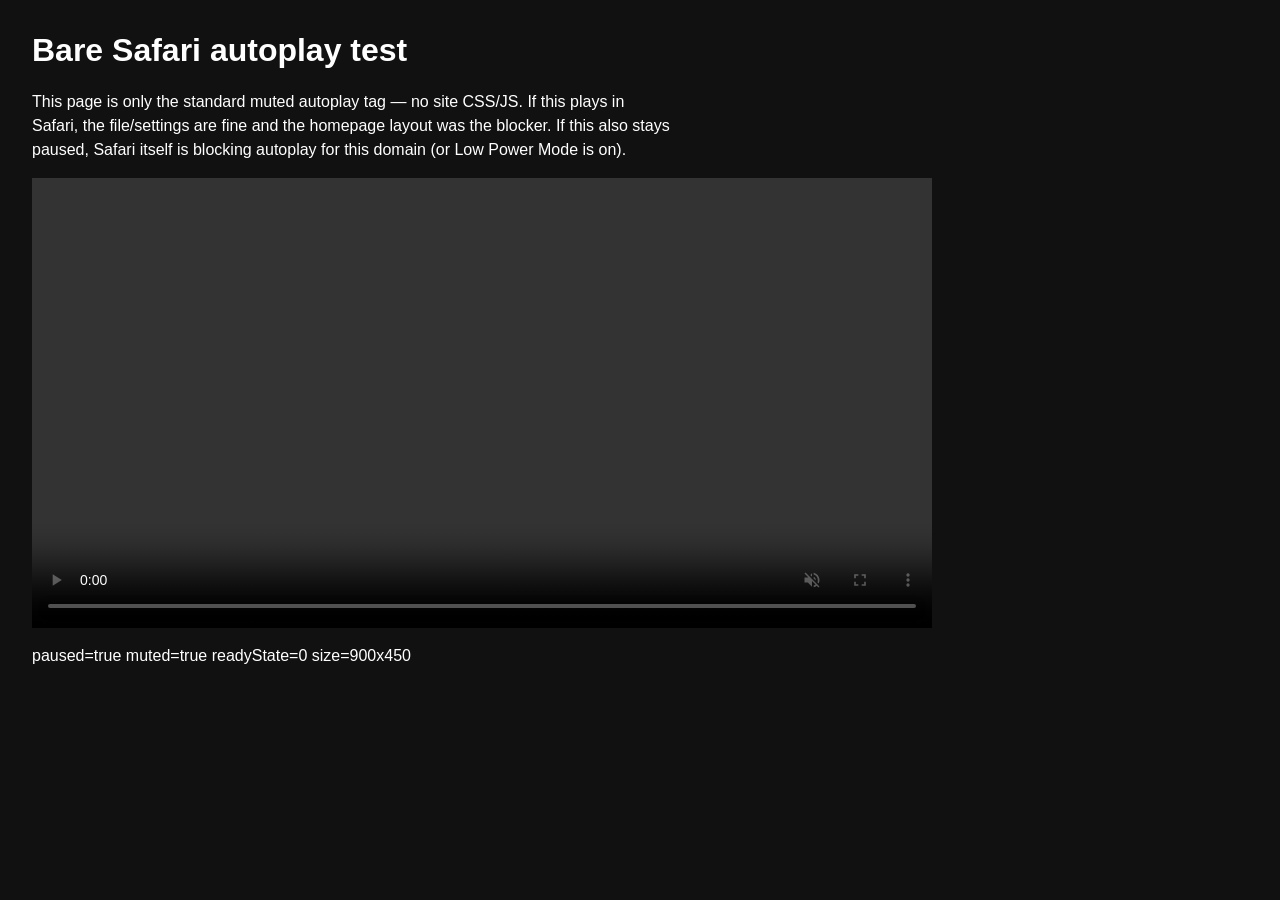
<file: autoplay-test.html>
<!DOCTYPE html>
<html lang="en">
  <head>
    <meta charset="UTF-8" />
    <meta name="viewport" content="width=device-width, initial-scale=1.0" />
    <title>Safari autoplay test | MoneyMind Games</title>
    <style>
      body { font-family: sans-serif; margin: 2rem; background: #111; color: #fff; }
      video { width: min(900px, 100%); height: auto; background: #000; display: block; }
      p { max-width: 40rem; line-height: 1.5; }
      code { color: #93d12e; }
    </style>
  </head>
  <body>
    <h1>Bare Safari autoplay test</h1>
    <p>
      This page is only the standard muted autoplay tag — no site CSS/JS.
      If this plays in Safari, the file/settings are fine and the homepage layout was the blocker.
      If this also stays paused, Safari itself is blocking autoplay for this domain (or Low Power Mode is on).
    </p>
    <video
      id="t"
      autoplay
      muted
      loop
      playsinline
      webkit-playsinline
      controls
      preload="auto"
      src="assets/investquest-commercial-hero.mp4"
      width="1280"
      height="720"
    ></video>
    <p id="status">Checking…</p>
    <script>
      var v = document.getElementById("t");
      var s = document.getElementById("status");
      function report(extra) {
        s.textContent =
          "paused=" + v.paused +
          " muted=" + v.muted +
          " readyState=" + v.readyState +
          " size=" + v.clientWidth + "x" + v.clientHeight +
          (extra ? " | " + extra : "");
      }
      v.addEventListener("playing", function () { report("playing"); });
      v.addEventListener("pause", function () { report("paused event"); });
      v.addEventListener("error", function () { report("error loading video"); });
      setInterval(report, 1000);
      report("loaded");
    </script>
  </body>
</html>
</file>
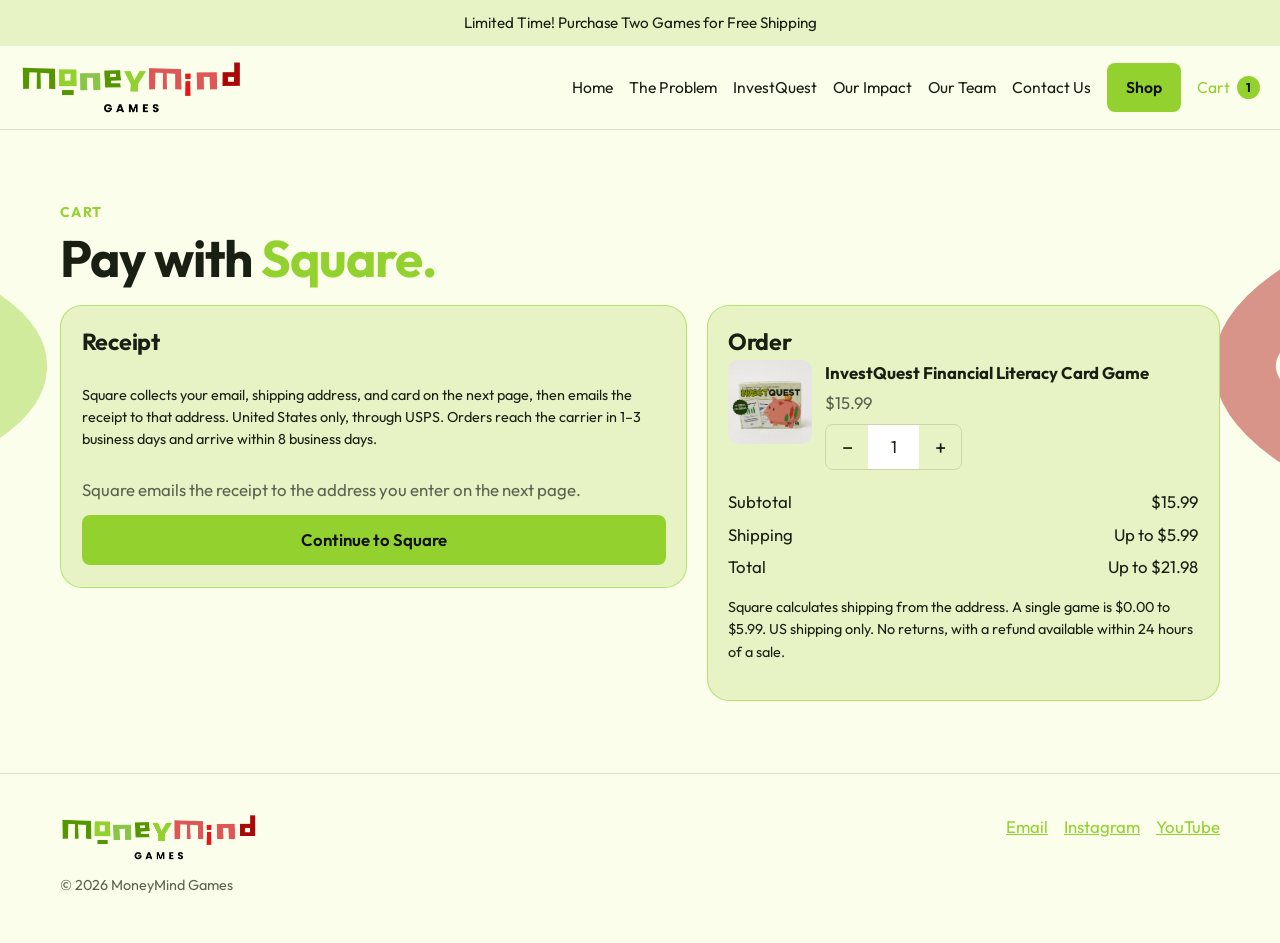
<file: cart.html>
<!DOCTYPE html>
<html lang="en">
  <head>
    <meta charset="UTF-8" />
    <meta name="viewport" content="width=device-width, initial-scale=1.0" />
    <title>Cart | MoneyMind Games</title>
    <meta name="description" content="Your InvestQuest cart. Continue to Square to pay. Square emails the receipt to the address you enter." />
    <link rel="canonical" href="https://playmoneymind.com/cart.html" />
    <link rel="icon" href="/favicon.ico" sizes="any" />
    <link rel="icon" type="image/png" sizes="48x48" href="/assets/favicon-48.png" />
    <link rel="icon" type="image/png" sizes="96x96" href="/assets/favicon-96.png" />
    <link rel="icon" type="image/png" sizes="192x192" href="/assets/favicon-192.png" />
    <link rel="apple-touch-icon" sizes="180x180" href="/assets/apple-touch-icon.png" />
    <link rel="preconnect" href="https://fonts.googleapis.com" />
    <link rel="preconnect" href="https://fonts.gstatic.com" crossorigin />
    <link href="https://fonts.googleapis.com/css2?family=Outfit:wght@400;600;700&display=swap" rel="stylesheet" />
    <link rel="stylesheet" href="styles.css?v=76" />
  </head>
  <body class="shop">
    <div class="promo">Limited Time! Purchase Two Games for Free Shipping</div>
    <header class="site-header">
      <a class="logo" href="index.html"><img src="assets/logo.png?v=2" alt="MoneyMind Games" /></a>
      <button class="nav-toggle" type="button" aria-expanded="false" aria-controls="site-nav">Menu</button>
      <nav class="nav" id="site-nav">
        <a href="index.html">Home</a>
        <a href="the-problem.html">The Problem</a>
        <a href="investquest.html">InvestQuest</a>
        <a href="impact.html">Our Impact</a>
        <a href="our-team.html">Our Team</a>
        <a href="contact.html">Contact Us</a>
        <a class="btn" href="product.html">Shop</a>
        <a class="nav-cart" href="cart.html" aria-current="page">Cart <span data-cart-count>0</span></a>
      </nav>
    </header>

    <div class="prob-field">
      <svg class="prob-wander" viewBox="0 0 100 100" preserveAspectRatio="none" aria-hidden="true">
        <path class="wander-green" d="M-40 10C16 26 14 48-40 64"/>
        <path class="wander-red" d="M140 4C82 22 84 52 140 70"/>
      </svg>

      <section class="section shop-checkout">
        <div class="wrap">
          <p class="kicker">Cart</p>
          <h1>Pay with <span class="green">Square.</span></h1>
          <div class="checkout-grid" data-checkout>
            <form class="checkout-form" data-checkout-form>
              <h2>Receipt</h2>
              <p class="fine">Square collects your email, shipping address, and card on the next page, then emails the receipt to that address. United States only, through USPS. Orders reach the carrier in 1–3 business days and arrive within 8 business days.</p>
              <p class="checkout-status" data-pay-status role="status"></p>
              <button class="btn" type="button" data-square-checkout>Continue to Square</button>
            </form>
            <aside class="checkout-summary" data-checkout-summary>
              <h2>Order</h2>
              <div data-summary-body></div>
            </aside>
          </div>
        </div>
      </section>
    </div>

    <footer class="site-footer">
      <div class="wrap footer-row">
        <div>
          <a class="logo" href="index.html"><img src="assets/logo.png?v=2" alt="MoneyMind Games" /></a>
          <p class="fine">© 2026 MoneyMind Games</p>
        </div>
        <div class="socials">
          <a href="mailto:gamesmoneymind@gmail.com">Email</a>
          <a href="https://www.instagram.com/moneymindgamesofficial">Instagram</a>
          <a href="https://www.youtube.com/@moneymindgamesofficial">YouTube</a>
        </div>
      </div>
    </footer>
    <script>
      window.MM_SQUARE = {
        payUrl: "https://moneymind-pay.elemental-ixia.workers.dev"
      };
    </script>
    <script src="script.js?v=20"></script>
  </body>
</html>
</file>
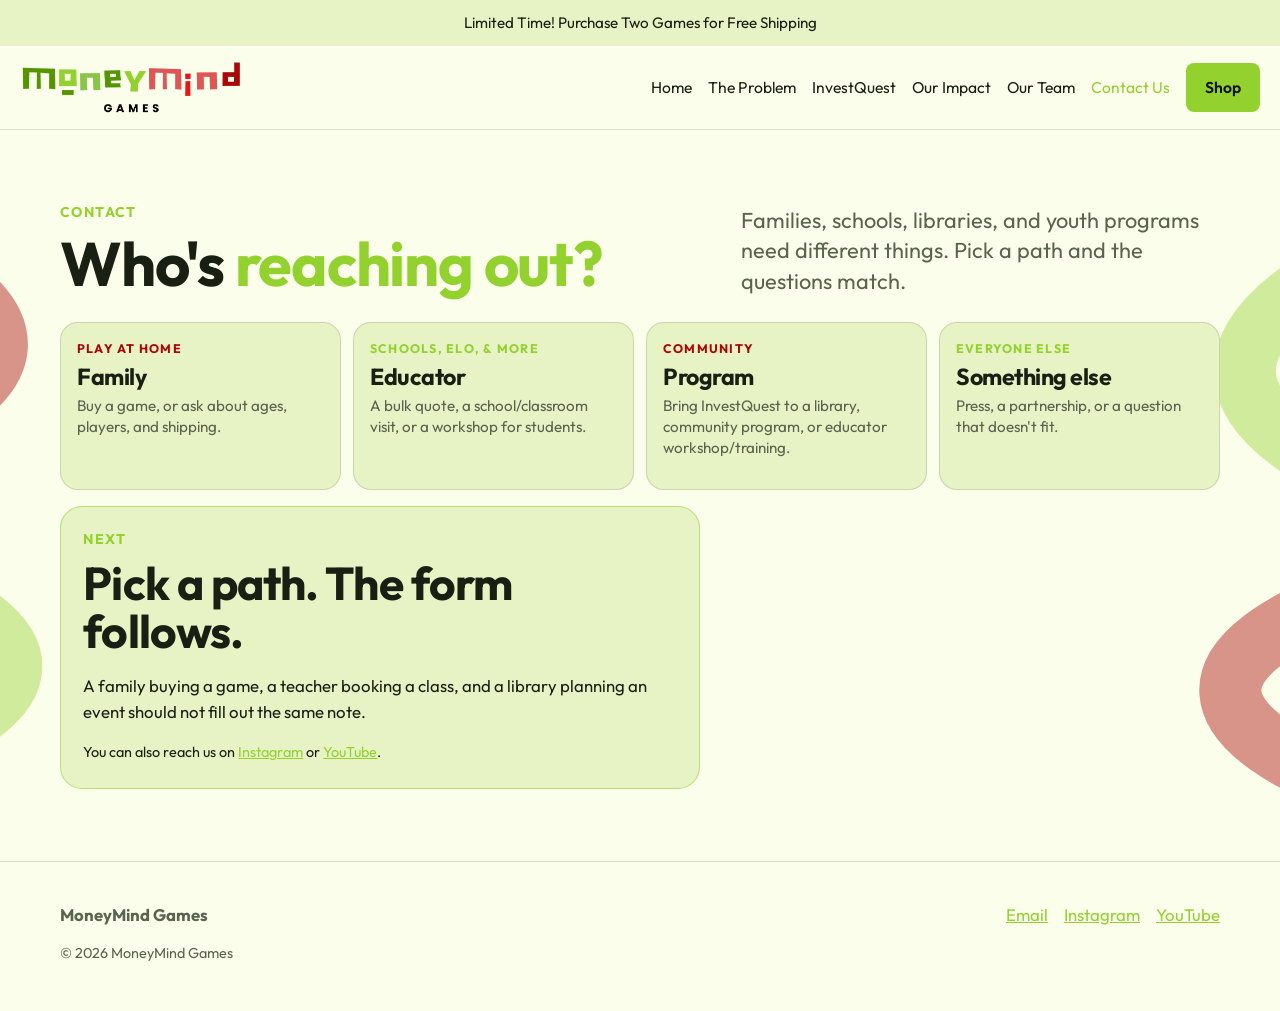
<file: contact.html>
<!DOCTYPE html>
<html lang="en">
  <head>
    <meta charset="UTF-8" />
    <meta name="viewport" content="width=device-width, initial-scale=1.0" />
    <title>Contact Us | MoneyMind Games</title>
    <meta name="description" content="Contact MoneyMind Games as a family, educator, library, or youth program. Shop InvestQuest, request a quote, or book a visit." />
    <link rel="icon" href="/favicon.ico" sizes="any" />
    <link rel="icon" type="image/png" sizes="48x48" href="/assets/favicon-48.png" />
    <link rel="icon" type="image/png" sizes="96x96" href="/assets/favicon-96.png" />
    <link rel="icon" type="image/png" sizes="192x192" href="/assets/favicon-192.png" />
    <link rel="apple-touch-icon" sizes="180x180" href="/assets/apple-touch-icon.png" />
    <link rel="preconnect" href="https://fonts.googleapis.com" />
    <link rel="preconnect" href="https://fonts.gstatic.com" crossorigin />
    <link href="https://fonts.googleapis.com/css2?family=Outfit:wght@400;600;700&display=swap" rel="stylesheet" />
    <link rel="stylesheet" href="styles.css?v=76" />
  </head>
  <body class="contact">
    <div class="promo">Limited Time! Purchase Two Games for Free Shipping</div>
    <header class="site-header">
      <a class="logo" href="index.html"><img src="assets/logo.png?v=2" alt="MoneyMind Games" /></a>
      <button class="nav-toggle" type="button" aria-expanded="false" aria-controls="site-nav">Menu</button>
      <nav class="nav" id="site-nav">
        <a href="index.html">Home</a>
        <a href="the-problem.html">The Problem</a>
        <a href="investquest.html">InvestQuest</a>
        <a href="impact.html">Our Impact</a>
        <a href="our-team.html">Our Team</a>
        <a href="contact.html" aria-current="page">Contact Us</a>
        <a class="btn" href="product.html">Shop</a>
      </nav>
    </header>

    <div class="prob-field" data-contact>
      <svg class="prob-wander" viewBox="0 0 100 100" preserveAspectRatio="none" aria-hidden="true">
        <path class="wander-red" d="M-40 2C14 18 12 42-40 55"/>
        <path class="wander-green" d="M140 0C82 20 84 48 140 62"/>
        <path class="wander-green" d="M-40 48C16 64 13 84-40 98"/>
        <path class="wander-red" d="M140 50C80 66 83 88 140 104"/>
      </svg>

      <section class="section contact-hero">
        <div class="wrap contact-hero-grid">
          <div>
            <p class="kicker">Contact</p>
            <h1>Who's <span class="green">reaching out?</span></h1>
          </div>
          <p>Families, schools, libraries, and youth programs need different things. Pick a path and the questions match.</p>
        </div>
      </section>

      <section class="section contact-stage">
        <div class="wrap">
          <div class="contact-roles" role="tablist" aria-label="Who is reaching out">
            <button class="contact-role contact-role-red" type="button" role="tab" id="contact-tab-family" data-contact-tab="family" aria-controls="contact-panel-family" aria-selected="false">
              <span class="contact-role-kicker">Play at home</span>
              <span class="contact-role-title">Family</span>
              <span class="contact-role-line">Buy a game, or ask about ages, players, and shipping.</span>
            </button>
            <button class="contact-role contact-role-green" type="button" role="tab" id="contact-tab-educator" data-contact-tab="educator" aria-controls="contact-panel-educator" aria-selected="false" tabindex="-1">
              <span class="contact-role-kicker">Schools, ELO, &amp; more</span>
              <span class="contact-role-title">Educator</span>
              <span class="contact-role-line">A bulk quote, a school/classroom visit, or a workshop for students.</span>
            </button>
            <button class="contact-role contact-role-red" type="button" role="tab" id="contact-tab-program" data-contact-tab="program" aria-controls="contact-panel-program" aria-selected="false" tabindex="-1">
              <span class="contact-role-kicker">Community</span>
              <span class="contact-role-title">Program</span>
              <span class="contact-role-line">Bring InvestQuest to a library, community program, or educator workshop/training.</span>
            </button>
            <button class="contact-role" type="button" role="tab" id="contact-tab-other" data-contact-tab="other" aria-controls="contact-panel-other" aria-selected="false" tabindex="-1">
              <span class="contact-role-kicker">Everyone else</span>
              <span class="contact-role-title">Something else</span>
              <span class="contact-role-line">Press, a partnership, or a question that doesn't fit.</span>
            </button>
          </div>

          <div class="contact-empty" data-contact-empty>
            <p class="kicker">Next</p>
            <h2>Pick a path. The form follows.</h2>
            <p>A family buying a game, a teacher booking a class, and a library planning an event should not fill out the same note.</p>
            <p class="fine">You can also reach us on <a href="https://www.instagram.com/moneymindgamesofficial">Instagram</a> or <a href="https://www.youtube.com/@moneymindgamesofficial">YouTube</a>.</p>
          </div>

          <div class="contact-panel" id="contact-panel-family" data-contact-panel="family" role="tabpanel" aria-labelledby="contact-tab-family" hidden>
            <div class="contact-brief">
              <p class="kicker">Family</p>
              <h2 tabindex="-1">Get InvestQuest home.</h2>
              <p>The shop is the direct way to buy. Two games ship free for a limited time. Write if you still have a question about play.</p>
              <ul>
                <li>Ages 8+</li>
                <li>2 to 4 players</li>
                <li>Questions go to gamesmoneymind@gmail.com</li>
              </ul>
            </div>
            <form data-subject="Family question">
              <label><span>Name</span><input name="name" type="text" required autocomplete="name" /></label>
              <label><span>Email</span><input name="email" type="email" required autocomplete="email" /></label>
              <label><span>Question</span><textarea name="message" rows="5" required placeholder="Ages, players, shipping, or anything else about playing at home."></textarea></label>
              <div class="contact-actions">
                <a class="btn" href="product.html">Shop InvestQuest</a>
                <button class="btn ghost" type="submit">Send a question</button>
              </div>
              <p class="fine">Sending opens an email to gamesmoneymind@gmail.com.</p>
            </form>
          </div>

          <div class="contact-panel" id="contact-panel-educator" data-contact-panel="educator" role="tabpanel" aria-labelledby="contact-tab-educator" hidden>
            <div class="contact-brief">
              <p class="kicker">Educator</p>
              <h2 tabindex="-1">Bring it to class.</h2>
              <p>Ask for a bulk quote, a guided classroom session, or an educator workshop. Workshops leave teachers with a curriculum they can use right away.</p>
              <ul>
                <li>Bulk quotes for classroom sets</li>
                <li>Guided sessions are currently only in the San Diego area</li>
                <li>Workshops cover how to play and how to teach it</li>
              </ul>
            </div>
            <form data-subject="Educator inquiry">
              <label><span>Name</span><input name="name" type="text" required autocomplete="name" /></label>
              <label><span>Email</span><input name="email" type="email" required autocomplete="email" /></label>
              <label><span>School or district</span><input name="school" type="text" required /></label>
              <label><span>City</span><input name="city" type="text" required autocomplete="address-level2" /></label>
              <label><span>I need</span>
                <select name="need" data-need required>
                  <option value="" selected disabled>Choose one</option>
                  <option>A bulk purchase quote</option>
                  <option>A guided classroom session</option>
                  <option>An educator workshop</option>
                </select>
              </label>
              <label><span>About how many students</span><input name="students" type="text" inputmode="numeric" placeholder="Optional" /></label>
              <label><span>Anything else</span><textarea name="message" rows="4" placeholder="Grade levels, timing, or what you hope students walk away with."></textarea></label>
              <button class="btn" type="submit">Send to the team</button>
              <p class="fine">Sending opens an email to gamesmoneymind@gmail.com.</p>
            </form>
          </div>

          <div class="contact-panel" id="contact-panel-program" data-contact-panel="program" role="tabpanel" aria-labelledby="contact-tab-program" hidden>
            <div class="contact-brief">
              <p class="kicker">Program</p>
              <h2 tabindex="-1">Plan a visit.</h2>
              <p>Library events and youth programs are built for a group, not a single classroom order. Tell us where you are and who will be there.</p>
              <ul>
                <li>Library events for families and students</li>
                <li>Youth programs and community groups</li>
                <li>We'll follow up about a visit or a set of games</li>
              </ul>
            </div>
            <form data-subject="Program request">
              <label><span>Name</span><input name="name" type="text" required autocomplete="name" /></label>
              <label><span>Email</span><input name="email" type="email" required autocomplete="email" /></label>
              <label><span>Organization</span><input name="organization" type="text" required /></label>
              <label><span>City</span><input name="city" type="text" required autocomplete="address-level2" /></label>
              <label><span>This is for</span>
                <select name="need" data-need required>
                  <option value="" selected disabled>Choose one</option>
                  <option>A library event</option>
                  <option>A youth program</option>
                </select>
              </label>
              <label><span>What should we know</span><textarea name="message" rows="4" required placeholder="Who the event is for, and any dates you have in mind."></textarea></label>
              <button class="btn" type="submit">Request a program</button>
              <p class="fine">Sending opens an email to gamesmoneymind@gmail.com.</p>
            </form>
          </div>

          <div class="contact-panel" id="contact-panel-other" data-contact-panel="other" role="tabpanel" aria-labelledby="contact-tab-other" hidden>
            <div class="contact-brief">
              <p class="kicker">Something else</p>
              <h2 tabindex="-1">Send it over.</h2>
              <p>Press, a partnership, or a note that isn't a family order or a school visit. We'll read it and reply from the same inbox.</p>
              <ul>
                <li>gamesmoneymind@gmail.com</li>
                <li><a href="https://www.instagram.com/moneymindgamesofficial">Instagram</a></li>
                <li><a href="https://www.youtube.com/@moneymindgamesofficial">YouTube</a></li>
              </ul>
            </div>
            <form data-subject="Hello from the website">
              <label><span>Name</span><input name="name" type="text" required autocomplete="name" /></label>
              <label><span>Email</span><input name="email" type="email" required autocomplete="email" /></label>
              <label><span>This is about</span>
                <select name="need" data-need required>
                  <option value="" selected disabled>Choose one</option>
                  <option>Press</option>
                  <option>A partnership</option>
                  <option>A general question</option>
                </select>
              </label>
              <label><span>Message</span><textarea name="message" rows="5" required placeholder="Tell us what you need."></textarea></label>
              <button class="btn" type="submit">Send email</button>
              <p class="fine">Sending opens an email to gamesmoneymind@gmail.com.</p>
            </form>
          </div>
        </div>
      </section>
    </div>

    <footer class="site-footer">
      <div class="wrap footer-row">
        <div>
          <strong>MoneyMind Games</strong>
          <p class="fine">© 2026 MoneyMind Games</p>
        </div>
        <div class="socials">
          <a href="mailto:gamesmoneymind@gmail.com">Email</a>
          <a href="https://www.instagram.com/moneymindgamesofficial">Instagram</a>
          <a href="https://www.youtube.com/@moneymindgamesofficial">YouTube</a>
        </div>
      </div>
    </footer>
    <script src="script.js?v=8"></script>
  </body>
</html>
</file>
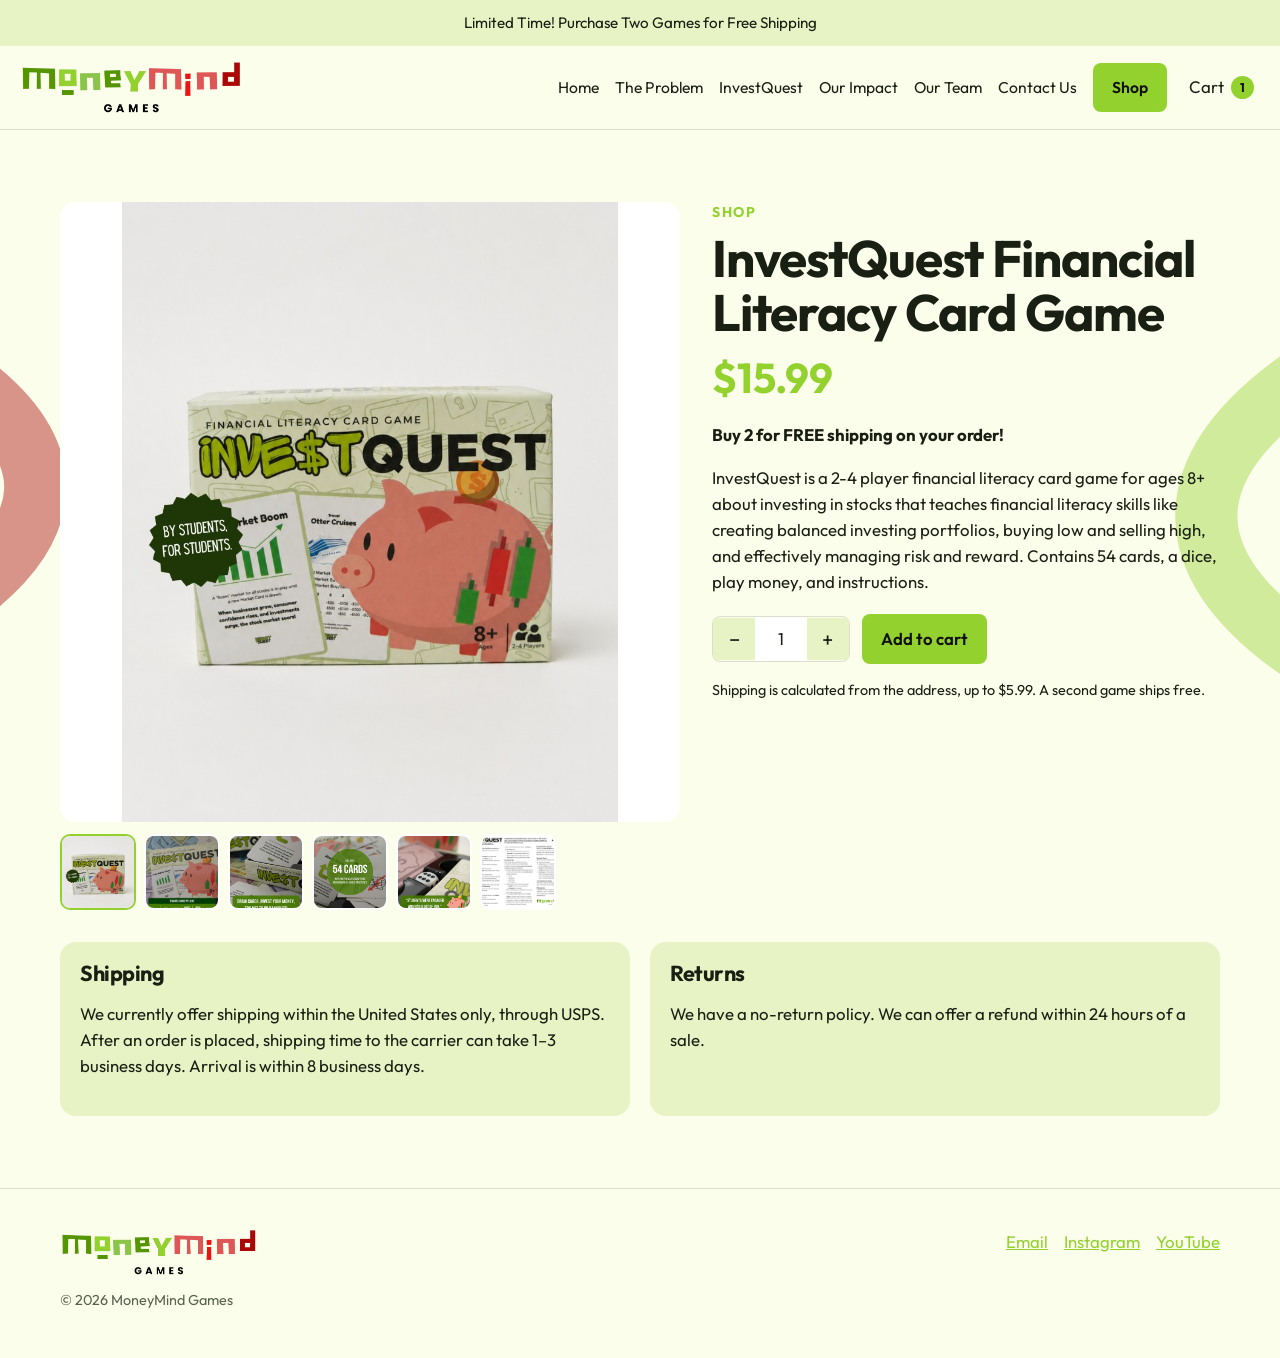
<file: product.html>
<!DOCTYPE html>
<html lang="en">
  <head>
    <meta charset="UTF-8" />
    <meta name="viewport" content="width=device-width, initial-scale=1.0" />
    <title>InvestQuest | Shop | MoneyMind Games</title>
    <meta name="description" content="InvestQuest is a 2–4 player financial literacy card game for ages 8+. $15.99. Buy 2 for free shipping." />
    <link rel="icon" href="/favicon.ico" sizes="any" />
    <link rel="icon" type="image/png" sizes="48x48" href="/assets/favicon-48.png" />
    <link rel="icon" type="image/png" sizes="96x96" href="/assets/favicon-96.png" />
    <link rel="icon" type="image/png" sizes="192x192" href="/assets/favicon-192.png" />
    <link rel="apple-touch-icon" sizes="180x180" href="/assets/apple-touch-icon.png" />
    <link rel="preconnect" href="https://fonts.googleapis.com" />
    <link rel="preconnect" href="https://fonts.gstatic.com" crossorigin />
    <link href="https://fonts.googleapis.com/css2?family=Outfit:wght@400;600;700&display=swap" rel="stylesheet" />
    <link rel="stylesheet" href="styles.css?v=76" />
  </head>
  <body class="shop">
    <div class="promo">Limited Time! Purchase Two Games for Free Shipping</div>
    <header class="site-header">
      <a class="logo" href="index.html"><img src="assets/logo.png?v=2" alt="MoneyMind Games" /></a>
      <button class="nav-toggle" type="button" aria-expanded="false" aria-controls="site-nav">Menu</button>
      <nav class="nav" id="site-nav">
        <a href="index.html">Home</a>
        <a href="the-problem.html">The Problem</a>
        <a href="investquest.html">InvestQuest</a>
        <a href="impact.html">Our Impact</a>
        <a href="our-team.html">Our Team</a>
        <a href="contact.html">Contact Us</a>
        <a class="btn" href="product.html" aria-current="page">Shop</a>
        <button class="nav-cart" type="button" data-cart-open>Cart <span data-cart-count>0</span></button>
      </nav>
    </header>

    <div class="prob-field">
      <svg class="prob-wander" viewBox="0 0 100 100" preserveAspectRatio="none" aria-hidden="true">
        <path class="wander-red" d="M-40 8C18 22 16 46-40 60"/>
        <path class="wander-green" d="M140 6C78 24 80 50 140 66"/>
      </svg>

      <section class="section shop-buy">
        <div class="wrap product">
          <div>
            <img class="product-main" data-product-main src="assets/shop-home-iq-1.jpg" alt="InvestQuest Financial Literacy Card Game" />
            <div class="thumbs">
              <button type="button" data-thumb="assets/shop-home-iq-1.jpg" aria-current="true" aria-label="Show photo 1"><img src="assets/shop-home-iq-1.jpg" alt="" /></button>
              <button type="button" data-thumb="assets/shop-home-iq-2.jpg" aria-label="Show photo 2"><img src="assets/shop-home-iq-2.jpg" alt="" /></button>
              <button type="button" data-thumb="assets/shop-product-1.png" aria-label="Show photo 3"><img src="assets/shop-product-1.png" alt="" /></button>
              <button type="button" data-thumb="assets/shop-product-5.png" aria-label="Show photo 4"><img src="assets/shop-product-5.png" alt="" /></button>
              <button type="button" data-thumb="assets/shop-product-6.png" aria-label="Show photo 5"><img src="assets/shop-product-6.png" alt="" /></button>
              <button type="button" data-thumb="assets/shop-rules-product-2.png" aria-label="Show photo 6"><img src="assets/shop-rules-product-2.png" alt="" /></button>
            </div>
          </div>
          <div>
            <p class="kicker">Shop</p>
            <h1>InvestQuest Financial Literacy Card Game</h1>
            <p class="price">$15.99</p>
            <p class="shop-ship"><strong>Buy 2 for FREE shipping on your order!</strong></p>
            <p>InvestQuest is a 2-4 player financial literacy card game for ages 8+ about investing in stocks that teaches financial literacy skills like creating balanced investing portfolios, buying low and selling high, and effectively managing risk and reward. Contains 54 cards, a dice, play money, and instructions.</p>
            <form class="shop-add" data-add-form>
              <div class="qty">
                <button type="button" data-qty-step="-1" aria-label="Decrease quantity">−</button>
                <input name="quantity" type="number" min="1" value="1" inputmode="numeric" aria-label="Quantity" />
                <button type="button" data-qty-step="1" aria-label="Increase quantity">+</button>
              </div>
              <button class="btn" type="submit">Add to cart</button>
            </form>
            <p class="fine" data-ship-note>Add a second game and shipping is free.</p>
          </div>
        </div>
      </section>

      <section class="section shop-policies">
        <div class="wrap grid-2">
          <article class="policy">
            <h2>Shipping</h2>
            <p>We currently offer shipping within the United States only, through USPS. After an order is placed, shipping time to the carrier can take 1–3 business days. Arrival is within 8 business days.</p>
          </article>
          <article class="policy">
            <h2>Returns</h2>
            <p>We have a no-return policy. We can offer a refund within 24 hours of a sale.</p>
          </article>
        </div>
      </section>
    </div>

    <div class="cart-drawer" data-cart-drawer hidden>
      <button class="cart-backdrop" type="button" data-cart-close aria-label="Close cart"></button>
      <aside class="cart-panel" role="dialog" aria-modal="true" aria-labelledby="cart-title" tabindex="-1">
        <div class="cart-panel-head">
          <h2 id="cart-title">Your cart</h2>
          <button type="button" data-cart-close aria-label="Close cart">×</button>
        </div>
        <div data-cart-body></div>
      </aside>
    </div>

    <footer class="site-footer">
      <div class="wrap footer-row">
        <div>
          <a class="logo" href="index.html"><img src="assets/logo.png?v=2" alt="MoneyMind Games" /></a>
          <p class="fine">© 2026 MoneyMind Games</p>
        </div>
        <div class="socials">
          <a href="mailto:gamesmoneymind@gmail.com">Email</a>
          <a href="https://www.instagram.com/moneymindgamesofficial">Instagram</a>
          <a href="https://www.youtube.com/@moneymindgamesofficial">YouTube</a>
        </div>
      </div>
    </footer>
    <script>
      window.MM_SQUARE = { applicationId: "", locationId: "LFPCG9BC6WSPQ" };
    </script>
    <script src="script.js?v=18"></script>
  </body>
</html>
</file>
<file: styles.css>
:root {
  --bg: #fbfeeb;
  --fg: #1a1f14;
  --muted: #5a6350;
  --green: #93d12e;
  --red: #ab0507;
  --card: #e7f3c4;
  --card-fg: #1a1f14;
  --card-muted: #5a6350;
  --line: rgba(26, 31, 20, 0.14);
  --radius: 16px;
  --max: 1120px;
  --header: 84px;
}

* { box-sizing: border-box; }

html {
  scroll-behavior: smooth;
  overflow-x: clip;
}

body {
  margin: 0;
  background: var(--bg);
  color: var(--fg);
  font-family: "Outfit", "Avenir Next", "Segoe UI", sans-serif;
  font-size: 1.05rem;
  line-height: 1.55;
  overflow-x: clip;
}

img { max-width: 100%; display: block; }

a { color: inherit; }

.promo {
  background: var(--card);
  color: var(--card-fg);
  text-align: center;
  padding: 0.7rem 1rem;
  font-size: 0.95rem;
}

.site-header {
  position: sticky;
  top: 0;
  z-index: 20;
  display: flex;
  align-items: center;
  justify-content: space-between;
  gap: 1rem;
  min-height: var(--header);
  padding: 0.6rem 1.25rem;
  background: rgba(251, 254, 235, 0.92);
  border-bottom: 1px solid var(--line);
  backdrop-filter: blur(10px);
}

.logo img { height: 52px; width: auto; }

.nav-toggle {
  display: none;
  background: transparent;
  color: var(--fg);
  border: 1px solid var(--line);
  border-radius: 8px;
  padding: 0.45rem 0.7rem;
  font: inherit;
}

.nav {
  display: flex;
  flex-wrap: wrap;
  gap: 0.35rem 1rem;
  align-items: center;
}

.nav a {
  text-decoration: none;
  font-size: 0.98rem;
}

.nav a[aria-current="page"]:not(.btn) { color: var(--green); }

.wrap {
  width: min(var(--max), calc(100% - 2rem));
  margin: 0 auto;
}

.hero {
  position: relative;
  padding: 3.5rem 0 4rem;
  overflow: hidden;
}

.hero::before,
.hero::after {
  content: "";
  position: absolute;
  width: 160px;
  height: 160px;
  background: var(--green);
  border-radius: 40% 60% 70% 30%;
  z-index: 0;
  pointer-events: none;
}

.hero::before { top: 70px; left: -50px; transform: rotate(18deg); }
.hero::after { right: -40px; bottom: 40px; width: 120px; height: 180px; border-radius: 60% 40% 30% 70%; }

.hero-inner { position: relative; z-index: 1; text-align: center; }

.hero-photo {
  width: min(760px, 100%);
  margin: 0 auto 2rem;
  border-radius: 22px;
  object-fit: cover;
  aspect-ratio: 16 / 10;
}

.eyebrow {
  letter-spacing: 0.14em;
  text-transform: uppercase;
  font-size: 0.85rem;
  margin: 0 0 0.6rem;
}

h1, h2, h3 { line-height: 1.1; font-weight: 600; letter-spacing: -0.02em; }

h1 { font-size: clamp(2.8rem, 7vw, 5.2rem); margin: 0 0 0.8rem; }

h2 { font-size: clamp(1.8rem, 4vw, 2.8rem); margin: 0 0 0.8rem; }

.lede { font-size: 1.2rem; color: var(--muted); margin: 0 auto 1.4rem; max-width: 40rem; }

.actions { display: flex; gap: 0.75rem; justify-content: center; flex-wrap: wrap; }

.btn {
  display: inline-block;
  background: var(--green);
  color: #111;
  text-decoration: none;
  font-weight: 600;
  border-radius: 8px;
  padding: 0.75rem 1.2rem;
  border: 0;
  font: inherit;
  font-weight: 600;
  cursor: pointer;
}

.btn.ghost {
  background: transparent;
  color: var(--fg);
  border: 1px solid var(--fg);
}

.marquee {
  overflow: hidden;
  background: linear-gradient(90deg, var(--green), var(--red));
  color: #111;
  padding: 0.85rem 0;
  font-weight: 600;
}

.marquee-track {
  display: flex;
  gap: 3rem;
  width: max-content;
  animation: scroll 32s linear infinite;
}

@keyframes scroll {
  from { transform: translateX(0); }
  to { transform: translateX(-50%); }
}

.section { padding: 4.5rem 0; }

.section.alt { background: var(--card); color: var(--card-fg); }
.section.alt .lede,
.section.alt p { color: var(--card-muted); }

.split {
  display: grid;
  grid-template-columns: 1.1fr 0.9fr;
  gap: 2.5rem;
  align-items: center;
}

.split img, .card img, .portrait img {
  border-radius: var(--radius);
  width: 100%;
  object-fit: cover;
}

.kicker {
  color: var(--green);
  text-transform: uppercase;
  letter-spacing: 0.1em;
  font-size: 0.88rem;
  font-weight: 700;
  margin: 0 0 0.5rem;
}

.green { color: var(--green); }

.stats {
  display: grid;
  grid-template-columns: repeat(4, 1fr);
  gap: 1rem;
}

.stat, .card, .person, .policy {
  background: var(--card);
  color: var(--card-fg);
  border-radius: var(--radius);
  padding: 1.25rem;
}

.stat strong {
  display: block;
  font-size: clamp(2rem, 4vw, 3rem);
  color: var(--green);
  line-height: 1;
  margin-bottom: 0.6rem;
}

.stat p, .card p, .person p { margin: 0.4rem 0 0; color: var(--card-muted); }

.source { display: block; margin-top: 0.7rem; font-size: 0.85rem; color: var(--muted); }

.grid-2, .grid-3 { display: grid; gap: 1.25rem; }
.grid-2 { grid-template-columns: 1fr 1fr; }
.grid-3 { grid-template-columns: repeat(3, 1fr); }

.banner {
  min-height: 420px;
  display: grid;
  align-items: end;
  background-size: cover;
  background-position: center;
  border-radius: 0;
  position: relative;
}

.banner .shade {
  background: linear-gradient(transparent, rgba(0, 0, 0, 0.72));
  padding: 4rem 0 2.5rem;
}

.product {
  display: grid;
  grid-template-columns: 1.1fr 0.9fr;
  gap: 2rem;
  align-items: start;
}

.product-main {
  width: 100%;
  border-radius: var(--radius);
  background: #fff;
  aspect-ratio: 1;
  object-fit: contain;
}

.thumbs { display: flex; gap: 0.5rem; margin-top: 0.7rem; flex-wrap: wrap; }

.thumbs button {
  padding: 0;
  border: 2px solid transparent;
  border-radius: 10px;
  background: #fff;
  cursor: pointer;
}

.thumbs button[aria-current="true"] { border-color: var(--green); }

.thumbs img { width: 72px; height: 72px; object-fit: cover; border-radius: 8px; }

.price { font-size: 1.8rem; margin: 0.2rem 0 1rem; }

.video {
  aspect-ratio: 16 / 9;
  width: 100%;
  border: 0;
  border-radius: var(--radius);
  background: #111;
}

.people { display: grid; grid-template-columns: repeat(3, 1fr); gap: 1.25rem; }

.portrait img { aspect-ratio: 1; }

form {
  display: grid;
  gap: 0.8rem;
  max-width: 640px;
}

label { display: grid; gap: 0.35rem; font-size: 0.95rem; }

input, textarea, select {
  font: inherit;
  color: var(--fg);
  background: #fff;
  border: 1px solid var(--line);
  border-radius: 8px;
  padding: 0.7rem 0.8rem;
}

.site-footer {
  border-top: 1px solid var(--line);
  padding: 2.5rem 0 2rem;
  color: var(--muted);
}

.site-footer .logo img { height: 46px; }

.footer-row {
  display: flex;
  justify-content: space-between;
  gap: 1.5rem;
  flex-wrap: wrap;
  align-items: start;
}

.socials { display: flex; gap: 1rem; }
.socials a { color: var(--green); }

.fine { font-size: 0.9rem; }

@media (max-width: 860px) {
  .nav-toggle { display: block; }
  .nav {
    display: none;
    position: absolute;
    top: var(--header);
    left: 0;
    right: 0;
    flex-direction: column;
    align-items: flex-start;
    padding: 1rem 1.25rem 1.25rem;
    background: var(--bg);
    border-bottom: 1px solid var(--line);
  }
  .nav.open { display: flex; }
  .site-header { position: sticky; }
  .split, .product, .stats, .grid-2, .grid-3, .people { grid-template-columns: 1fr; }
  .hero::before, .hero::after { opacity: 0.85; }
  .home-hero-grid, .path-row, .story-grid, .award-row, .proof-row { grid-template-columns: 1fr; }
  .story-photos { min-height: 0; aspect-ratio: 3 / 2; max-height: none; }
  .metric-row { grid-template-columns: 1fr; }
  .fact-row { grid-template-columns: 1fr 1fr; }
  .product-shots { grid-template-columns: 1fr; }
}

.home { --max: 1240px; font-size: 1.1rem; }

.home .nav .btn {
  padding: 0.5rem 1rem;
  font-size: 1rem;
}

.home-hero {
  position: relative;
  z-index: 1;
  padding: 3.6rem 0 2.8rem;
  background: transparent;
}

.home-hero-grid {
  display: grid;
  grid-template-columns: 1fr 1.05fr;
  gap: 2.7rem;
  align-items: center;
}

/* Middle ground between the old hero frame (~4:3) and the 16:9 commercial */
.hero-media {
  position: relative;
  width: 100%;
  aspect-ratio: 3 / 2;
  border-radius: 22px;
  overflow: hidden;
  background: #111;
  box-shadow: 0 18px 42px rgba(26, 31, 20, 0.18);
  cursor: pointer;
  -webkit-tap-highlight-color: transparent;
  /* Explicit size so Safari doesn't evaluate autoplay at 0×0 (Chrome retries; Safari often won't). */
  min-height: 240px;
}

.hero-media:focus {
  outline: none;
}

.hero-media:focus-visible {
  outline: 2px solid var(--green);
  outline-offset: 3px;
}

.hero-video {
  position: absolute;
  inset: 0;
  width: 100%;
  height: 100%;
  display: block;
  object-fit: cover;
  object-position: center;
  pointer-events: none;
  background: #111 url("assets/investquest-commercial-poster.jpg") center / cover no-repeat;
}

.hero-poster-frame {
  position: absolute;
  inset: 0;
  z-index: 6;
  display: none;
  width: 100%;
  height: 100%;
  object-fit: cover;
  object-position: center;
  pointer-events: none;
}

.hero-start {
  position: absolute;
  inset: 0;
  z-index: 7;
  display: none;
  place-items: center;
  margin: 0;
  padding: 1.25rem;
  background: transparent;
  pointer-events: none;
}

.hero-media.is-start-blocked .hero-poster-frame {
  display: block;
}

.hero-media.is-start-blocked .hero-start {
  display: grid;
}

.hero-media.is-start-blocked .hero-video {
  opacity: 0;
}

.hero-start-label {
  display: grid;
  gap: 0.3rem;
  margin: 0;
  max-width: 18rem;
  padding: 0;
  color: #fbfeeb;
  text-align: center;
  text-shadow: 0 2px 12px rgba(0, 0, 0, 0.75);
}

.hero-start-title {
  font-size: 1.15rem;
  font-weight: 700;
  letter-spacing: 0.02em;
}

.hero-start-note {
  font-size: 0.8rem;
  font-weight: 500;
  line-height: 1.35;
  color: rgba(251, 254, 235, 0.92);
}

.hero-playback {
  position: absolute;
  top: 50%;
  left: 50%;
  z-index: 2;
  width: 3.4rem;
  height: 3.4rem;
  margin: 0;
  padding: 0;
  border: 0;
  display: grid;
  place-items: center;
  color: rgba(251, 254, 235, 0.78);
  background: transparent;
  transform: translate(-50%, -50%);
  opacity: 0;
  pointer-events: none;
  filter: drop-shadow(0 2px 10px rgba(0, 0, 0, 0.45));
  transition: opacity 0.2s ease;
}

.hero-playback svg {
  width: 2.1rem;
  height: 2.1rem;
  display: block;
}

.hero-playback .hero-playback-play { display: none; }

.hero-media.is-paused .hero-playback .hero-playback-pause { display: none; }
.hero-media.is-paused .hero-playback .hero-playback-play { display: block; }

.hero-media:hover .hero-playback {
  opacity: 0.72;
}

/* While waiting for a first play (Low Power Mode), hide the faint pause icon */
.hero-media.is-start-blocked .hero-playback {
  opacity: 0;
}

.hero-media.is-start-blocked .hero-sound {
  display: none;
}

.hero-sound {
  position: absolute;
  left: 0.85rem;
  bottom: 0.85rem;
  z-index: 2;
  display: inline-flex;
  align-items: center;
  gap: 0.45rem;
  margin: 0;
  padding: 0.55rem 0.9rem;
  border: 0;
  border-radius: 999px;
  background: rgba(251, 254, 235, 0.94);
  color: var(--fg);
  font: inherit;
  font-size: 0.95rem;
  font-weight: 600;
  cursor: pointer;
  box-shadow: 0 8px 20px rgba(26, 31, 20, 0.16);
}

.hero-sound svg {
  width: 1.15rem;
  height: 1.15rem;
  flex: 0 0 auto;
}

.hero-sound[aria-pressed="true"] .hero-sound-wave {
  opacity: 0.35;
}

.hero-sound[aria-pressed="false"] .hero-sound-mute {
  display: none;
}

.hero-sound:focus-visible {
  outline: 2px solid var(--green);
  outline-offset: 3px;
}

.home h1 {
  font-size: clamp(2.55rem, 4.9vw, 4.15rem);
  margin: 0 0 1.35rem;
}

.home .kicker {
  font-size: 0.95rem;
  font-weight: 700;
  margin: 0 0 0.65rem;
}

.hero-gradient {
  background-image: linear-gradient(
    90deg,
    var(--green) 0%,
    var(--green) 22%,
    var(--red) 50%,
    var(--green) 78%,
    var(--green) 100%
  );
  background-size: 280% 100%;
  background-position: 0% 50%;
  -webkit-background-clip: text;
  background-clip: text;
  color: transparent;
  -webkit-text-fill-color: transparent;
  animation: hero-gradient-shift 5.5s ease-in-out infinite;
}

@keyframes hero-gradient-shift {
  0%, 100% { background-position: 0% 50%; }
  50% { background-position: 100% 50%; }
}

@media (prefers-reduced-motion: reduce) {
  .hero-gradient {
    animation: none;
    background-image: none;
    color: var(--green);
    -webkit-text-fill-color: var(--green);
  }
}

.home .lede {
  margin: 0 0 1.3rem;
  text-align: left;
}

.home .actions { justify-content: flex-start; }

.home .btn {
  padding: 0.85rem 1.25rem;
  font-size: 1.05rem;
}

.trust-line {
  display: flex;
  align-items: center;
  flex-wrap: wrap;
  gap: 0.5rem 1.1rem;
  margin: 1.25rem 0 0;
  color: var(--muted);
  font-size: 1.18rem;
}

.trust-line span {
  display: inline-flex;
  align-items: center;
  gap: 0.5rem;
  white-space: nowrap;
}

.trust-line svg { width: 26px; height: 26px; color: var(--fg); }

.trust-rule {
  width: 1px;
  height: 18px;
  background: rgba(26, 31, 20, 0.28);
}

.photo-slot {
  min-height: 420px;
  border-radius: 20px;
  background: var(--card);
  border: 1px dashed rgba(26, 31, 20, 0.28);
}

img.photo-slot {
  width: 100%;
  height: 100%;
  min-height: 420px;
  object-fit: cover;
  object-position: center 40%;
  border-style: solid;
  display: block;
}

img.photo-slot.photo-slot-light {
  min-height: 0;
  height: auto;
  aspect-ratio: 1 / 1;
  object-fit: cover;
  object-position: center;
  background: var(--card);
}

img.photo-slot.photo-slot-light.photo-slot-bottom {
  object-position: center bottom;
}

img.photo-slot.photo-slot-short {
  min-height: 0;
  width: 100%;
  height: auto;
  aspect-ratio: 5 / 3;
  object-fit: cover;
  object-position: center;
  background: var(--card);
}

.path-row {
  display: grid;
  grid-template-columns: repeat(3, 1fr);
  gap: 0.85rem;
}

.path-row a {
  display: flex;
  align-items: center;
  gap: 0.75rem;
  min-height: 118px;
  text-decoration: none;
  border-radius: 22px;
  padding: 0.8rem 1.1rem 0.8rem 0.9rem;
  font-weight: 600;
  font-size: 1.28rem;
}

.path-icon {
  width: 78px;
  height: 64px;
  flex: none;
  display: grid;
  place-items: center;
}

.path-icon svg { width: 76px; height: 56px; }

.path-label { flex: 1; }

.path-arrow {
  width: 34px;
  height: 34px;
  flex: none;
  display: grid;
  place-items: center;
  border-radius: 50%;
  font-size: 1rem;
}

.path-green {
  background: var(--green);
  color: #111;
}

.path-green .path-arrow { background: #111; color: var(--green); }

.path-red {
  background: var(--card);
  color: var(--card-fg);
  border: 1px solid rgba(171, 5, 7, 0.55);
}

.path-red .path-icon { color: var(--red); }
.path-red .path-arrow { background: var(--red); color: #111; }

.path-row a:hover { filter: brightness(1.08); }

.proof-row {
  display: grid;
  grid-template-columns: 1.5fr 0.9fr;
  gap: 0.85rem;
  margin-top: 0.85rem;
  align-items: stretch;
}

.metric-row {
  display: grid;
  grid-template-columns: repeat(3, 1fr);
  gap: 0.75rem;
  margin: 0;
  background: var(--card);
  color: var(--card-fg);
  border-radius: 18px;
  padding: 0.9rem 0.7rem;
}

.metric-row article {
  display: flex;
  align-items: center;
  gap: 0.65rem;
  padding: 0.35rem 0.45rem;
}

.metric-badge {
  width: 56px;
  height: 56px;
  flex: none;
  display: grid;
  place-items: center;
  border-radius: 50%;
}

.metric-badge svg { width: 34px; height: 34px; }

.metric-badge.metric-red { background: rgba(171, 5, 7, 0.16); color: var(--red); }
.metric-badge.metric-green { background: rgba(147, 209, 46, 0.16); color: var(--green); }

.metric-row strong {
  display: block;
  font-size: 2.05rem;
  line-height: 1;
  margin-bottom: 0.3rem;
  white-space: nowrap;
}

.metric-row span {
  color: var(--card-muted);
  font-size: 0.98rem;
}

.featured-quote {
  position: relative;
  margin: 0;
  background: var(--card);
  color: var(--card-fg);
  border-radius: 18px;
  padding: 1rem 1.1rem 1.35rem;
}

.quote-slides { overflow: hidden; }

.quote-track {
  display: flex;
  transition: transform 0.55s cubic-bezier(0.22, 0.8, 0.24, 1);
}

.quote-slide {
  flex: 0 0 100%;
  min-width: 100%;
  display: flex;
  flex-direction: column;
  justify-content: center;
  gap: 0;
  padding-right: 0.25rem;
  padding-bottom: 0.35rem;
}

.quote-arrow {
  position: absolute;
  z-index: 2;
  width: 32px;
  height: 32px;
  top: auto;
  bottom: 1.15rem;
  display: grid;
  place-items: center;
  border: 0;
  border-radius: 50%;
  background: var(--green);
  color: #111;
  cursor: pointer;
  opacity: 0;
  pointer-events: none;
  transform: translateY(10px);
  transition: opacity 0.2s ease, transform 0.2s ease;
}

.quote-arrow svg { width: 18px; height: 18px; }

.quote-prev { left: auto; right: 2.85rem; }
.quote-next { right: 0.55rem; }

.featured-quote:hover .quote-arrow,
.featured-quote:focus-within .quote-arrow {
  opacity: 1;
  pointer-events: auto;
  transform: translateY(0);
}

.quote-progress {
  position: absolute;
  left: 1rem;
  right: 1rem;
  bottom: 0.5rem;
  height: 3px;
  border-radius: 99px;
  background: rgba(26, 31, 20, 0.14);
  overflow: hidden;
}

.quote-progress span {
  display: block;
  height: 100%;
  width: 100%;
  background: var(--green);
  transform: scaleX(0);
  transform-origin: left center;
}

.featured-quote.is-playing .quote-progress span {
  animation: quote-fill 5s linear forwards;
}

.featured-quote:hover .quote-progress span,
.featured-quote:focus-within .quote-progress span,
.featured-quote.is-paused .quote-progress span {
  animation-play-state: paused;
}

@keyframes quote-fill {
  to { transform: scaleX(1); }
}

@media (prefers-reduced-motion: reduce) {
  .quote-track { transition: none; }
  .quote-arrow { transition: none; }
  .featured-quote.is-playing .quote-progress span { animation: none; }
  .gap-media img { transition: none; }
  .gap-row article:hover .gap-media img,
  .gap-row article:focus-within .gap-media img { transform: none; }
}

.featured-quote p { margin: 0; font-size: 0.95rem; line-height: 1.35; }

.stars {
  margin-top: 0.35rem !important;
  color: var(--green);
  letter-spacing: 0.12em;
  font-size: 0.8rem;
}

.quote-by {
  margin-top: 0.2rem !important;
  color: var(--card-muted);
  font-size: 0.82rem !important;
}

.home-paths { padding-bottom: 3rem; }

.home-paths,
.home-story,
.home-product,
.home-awards,
.home-close {
  position: relative;
  z-index: 1;
  background: transparent;
}

.story-grid > div:last-child {
  position: relative;
  z-index: 1;
}

.home-awards h2,
.home-close h2 {
  display: inline-block;
}

.home-story { padding: 1rem 0 3.5rem; }

.story-grid {
  display: grid;
  grid-template-columns: 1.05fr 0.95fr;
  gap: 2rem;
  align-items: center;
}

.story-photos {
  position: relative;
  width: 100%;
  border-radius: 20px;
  overflow: hidden;
  min-height: 420px;
  aspect-ratio: 3 / 2;
  background: var(--card);
}

.story-pair {
  position: absolute;
  inset: 0;
  display: grid;
  grid-template-columns: 1fr 1fr;
  gap: 0.55rem;
  opacity: 0;
  visibility: hidden;
  transition: opacity 0.9s ease, visibility 0s linear 0.9s;
  pointer-events: none;
}

.story-pair.is-active {
  opacity: 1;
  visibility: visible;
  transition: opacity 0.9s ease, visibility 0s linear 0s;
  pointer-events: auto;
  z-index: 1;
}

.story-pair img {
  width: 100%;
  height: 100%;
  object-fit: cover;
  object-position: center 35%;
  display: block;
  border-radius: 14px;
}

@media (prefers-reduced-motion: reduce) {
  .story-pair { transition: none; }
}

.home-story h2,
.home-product h2,
.home-awards h2,
.home-close h2 {
  font-size: clamp(2.2rem, 4.3vw, 3.35rem);
  margin: 0 0 0.9rem;
}

.home-product {
  background: transparent;
  color: var(--fg);
  padding: 3.5rem 0;
  text-align: center;
}

.home-product h2 { margin-bottom: 1.4rem; }

.fact-row {
  display: grid;
  grid-template-columns: repeat(4, 1fr);
  gap: 0.75rem;
  text-align: left;
}

.fact-row article {
  background: var(--card);
  border-radius: 14px;
  padding: 1rem;
  border: 1px solid var(--line);
  color: var(--card-fg);
}

.fact-row span {
  display: block;
  font-size: 1.35rem;
  font-weight: 700;
  line-height: 1.1;
  margin-bottom: 0.2rem;
}

.fact-red { color: var(--red); }
.fact-green { color: var(--green); }

.product-shots {
  display: grid;
  grid-template-columns: repeat(3, 1fr);
  gap: 0.75rem;
  margin-top: 1.25rem;
}

.photo-slot-light {
  min-height: 220px;
  background: var(--card);
  border: 1px dashed rgba(26, 31, 20, 0.28);
}

.product-action { margin: 1.4rem 0 0; }

.home-awards { padding: 3.5rem 0; text-align: center; }

.award-row {
  display: grid;
  grid-template-columns: 1fr 1fr;
  gap: 1rem;
  text-align: left;
  margin-top: 1.2rem;
}

.award-row article {
  background: var(--card);
  color: var(--card-fg);
  border-radius: 16px;
  padding: 0.8rem;
}

.award-row h3 { margin: 0.15rem 0; }

.award-row p { margin: 0; color: var(--card-muted); }

.award-row .place {
  color: var(--green);
  font-weight: 700;
  margin-top: 0.8rem;
}

.photo-slot-short { min-height: 180px; }

.home-close {
  padding: 3rem 0 3.5rem;
  text-align: center;
}

.home-close .actions { justify-content: center; }

.home-close .btn.ghost { background: transparent; }

@media (max-width: 860px) {
  .home-hero-grid,
  .path-row,
  .story-grid,
  .award-row,
  .proof-row { grid-template-columns: 1fr; }
  .story-photos { min-height: 0; aspect-ratio: 3 / 2; max-height: none; }
  .metric-row { grid-template-columns: 1fr; }
  .metric-row strong { white-space: normal; }
  .fact-row { grid-template-columns: 1fr 1fr; }
  .product-shots { grid-template-columns: 1fr; }
  .home .photo-slot { min-height: 0; height: auto; }
  .hero-media { max-width: 36rem; margin-inline: auto; }
}

.problem { --max: 1160px; }

.problem h1,
.problem h2 { font-weight: 700; }

.problem h1 {
  font-size: clamp(2.5rem, 4.6vw, 4.35rem);
  margin: 0;
  text-align: left;
}

.problem h2 {
  font-size: clamp(2rem, 3.6vw, 3.15rem);
  margin: 0 0 1rem;
}

.prob-field { position: relative; }

.prob-wander {
  position: absolute;
  inset: 0;
  width: 100%;
  height: 100%;
  z-index: 0;
  pointer-events: none;
}

.prob-wander path {
  fill: none;
  stroke-linecap: round;
  stroke-width: 4.85vw;
  vector-effect: non-scaling-stroke;
  opacity: 0.42;
}

.wander-green { stroke: var(--green); }
.wander-red { stroke: var(--red); }

.prob-hero,
.prob-early,
.prob-gaps,
.prob-cost {
  position: relative;
  z-index: 1;
}

.prob-hero {
  display: flex;
  flex-direction: column;
  justify-content: center;
  min-height: calc(100svh - var(--header) - 2.8rem);
  padding: 2.5rem 0 5.5rem;
  color: #f2f2f2;
  background:
    linear-gradient(90deg, rgba(0, 0, 0, 0.38) 0%, rgba(0, 0, 0, 0.44) 46%, rgba(0, 0, 0, 0.64) 100%),
    linear-gradient(180deg, rgba(0, 0, 0, 0.58), rgba(0, 0, 0, 0.46) 45%, rgba(0, 0, 0, 0.66)),
    url("assets/problem-hero.webp") center 42% / cover no-repeat;
}

.prob-hero .prob-scroll,
.iq-hero .prob-scroll {
  color: rgba(255, 255, 255, 0.72);
}

.prob-hero-grid {
  display: grid;
  grid-template-columns: 1.05fr 0.95fr;
  gap: 2.5rem;
  align-items: center;
}

.prob-hero-aside {
  margin: 0;
  color: #f2f2f2;
  font-size: clamp(1.45rem, 2.15vw, 1.85rem);
  line-height: 1.4;
  max-width: none;
  text-shadow: 0 2px 18px rgba(0, 0, 0, 0.55);
}

.prob-scroll {
  position: absolute;
  left: 50%;
  bottom: 1.5rem;
  transform: translateX(-50%);
  display: flex;
  flex-direction: column;
  align-items: center;
  gap: 0.35rem;
  color: var(--muted);
  text-decoration: none;
  letter-spacing: 0.16em;
  text-transform: uppercase;
  font-size: 0.72rem;
}

.prob-scroll svg { width: 22px; height: 22px; color: var(--green); }

.prob-scroll-line {
  width: 1px;
  height: 28px;
  background: rgba(255, 255, 255, 0.35);
}

.pixels-mini {
  position: static;
  display: inline-block;
  width: 14px;
  height: 14px;
  margin-right: 0.35rem;
  vertical-align: -1px;
  color: var(--green);
  background:
    linear-gradient(currentColor, currentColor) 0 0 / 6px 6px no-repeat,
    linear-gradient(currentColor, currentColor) 8px 0 / 6px 6px no-repeat,
    linear-gradient(currentColor, currentColor) 8px 8px / 6px 6px no-repeat;
}

.prob-early { padding: 4.5rem 0 5rem; }

.prob-early-grid {
  display: grid;
  grid-template-columns: 1fr 1fr;
  gap: 3rem;
  align-items: center;
}

.prob-frame {
  min-height: 460px;
  border: 1.5px solid var(--green);
  border-radius: 28px;
  display: flex;
  flex-direction: column;
  align-items: center;
  justify-content: center;
  gap: 0.8rem;
  color: var(--card-muted);
  background:
    radial-gradient(circle at 30% 20%, rgba(147, 209, 46, 0.18), transparent 42%),
    var(--card);
}

img.prob-frame {
  width: 100%;
  display: block;
  object-fit: cover;
  object-position: center 42%;
  padding: 0;
}

.prob-frame svg { width: 54px; height: 54px; }

.prob-frame span {
  letter-spacing: 0.18em;
  text-transform: uppercase;
  font-size: 0.78rem;
}

.prob-early-copy { position: relative; }

.prob-early-copy > p { color: var(--muted); }

.prob-note {
  display: flex;
  align-items: center;
  gap: 0.9rem;
  margin-top: 1.4rem;
  padding: 0.85rem 1rem;
  border: 1.5px solid var(--green);
  border-radius: 14px;
}

.prob-note svg {
  width: 34px;
  height: 34px;
  flex: none;
  color: var(--green);
}

.prob-note p {
  margin: 0;
  color: var(--fg);
  font-weight: 700;
  font-size: 1.05rem;
}

.prob-gaps { padding: 4.5rem 0 5rem; text-align: center; }

.prob-sub {
  margin: 0 auto 1.8rem;
  color: var(--muted);
  max-width: 38rem;
}

.gap-row {
  display: grid;
  grid-template-columns: repeat(3, 1fr);
  gap: 1rem;
  text-align: left;
}

.gap-row article {
  background: var(--card);
  color: var(--card-fg);
  border: 1.5px solid rgba(147, 209, 46, 0.75);
  border-radius: 22px;
  padding: 0;
  display: flex;
  flex-direction: column;
  overflow: hidden;
}

.gap-media {
  position: relative;
  aspect-ratio: 16 / 9;
  overflow: hidden;
  background: var(--card);
}

.gap-media img {
  width: 100%;
  height: 100%;
  object-fit: cover;
  transform: scale(1);
  transition: transform 0.45s ease;
}

.gap-row article:hover .gap-media img,
.gap-row article:focus-within .gap-media img {
  transform: scale(1.06);
}

.gap-media::after {
  content: "";
  position: absolute;
  inset: 0;
  background: rgba(0, 0, 0, 0.28);
  pointer-events: none;
}

.gap-body {
  display: flex;
  flex-direction: column;
  flex: 1;
  padding: 1.15rem 1.25rem 1.2rem;
}

.gap-num {
  margin: 0 0 0.7rem;
  color: var(--green);
  font-size: 2.4rem;
  font-weight: 700;
  line-height: 1;
}

.gap-row h3 {
  margin: 0 0 0.7rem;
  font-size: 1.25rem;
}

.gap-body > p { margin: 0; color: var(--card-muted); }

.gap-label {
  position: relative;
  margin-top: auto;
  padding-top: 1.1rem;
  border-top: 1px solid var(--line);
  letter-spacing: 0.14em;
  text-transform: uppercase;
  font-size: 0.72rem;
  color: var(--card-muted);
}

.gap-label::before {
  content: "";
  position: absolute;
  left: 0;
  top: -1px;
  width: 2.4rem;
  height: 2px;
  background: var(--red);
}

.gap-response {
  margin-top: 0.7rem;
  color: var(--green);
  font-weight: 700;
}

.prob-cost { padding: 4.5rem 0 4rem; text-align: center; }

.prob-cost .kicker,
.prob-cost h2 { text-align: center; }

.prob-cost h2 { max-width: 16em; margin-left: auto; margin-right: auto; }

.cost-row {
  display: grid;
  grid-template-columns: repeat(3, 1fr);
  gap: 1rem;
  margin: 2rem 0 3rem;
  text-align: left;
}

.cost-row article {
  background: var(--card);
  color: var(--card-fg);
  border-radius: 22px;
  padding: 1.3rem 1.25rem 1.4rem;
  border: 1.5px solid rgba(147, 209, 46, 0.7);
}

.cost-row .cost-red { border-color: rgba(171, 5, 7, 0.75); }

.cost-icon {
  width: 64px;
  height: 64px;
  display: grid;
  place-items: center;
  border-radius: 16px;
  margin-bottom: 1rem;
  color: var(--green);
  background: rgba(147, 209, 46, 0.08);
  border: 1.5px solid rgba(147, 209, 46, 0.45);
}

.cost-red .cost-icon {
  color: var(--red);
  background: rgba(171, 5, 7, 0.08);
  border-color: rgba(171, 5, 7, 0.45);
}

.cost-icon svg { width: 46px; height: 46px; }

.cost-row h3 { margin: 0 0 0.45rem; font-size: 1.35rem; }

.cost-row p { margin: 0; color: var(--card-muted); }

.prob-bridge { margin-top: 0.4rem; }

.prob-down {
  width: 46px;
  height: 46px;
  margin: 0.4rem auto 0;
  display: grid;
  place-items: center;
  border-radius: 50%;
  border: 1.5px solid var(--green);
  color: var(--green);
  text-decoration: none;
}

.prob-down svg { width: 22px; height: 22px; }

.prob-solution {
  padding: 4.5rem 0 4rem;
  background: #111 url("assets/problem-cards.png") center / cover no-repeat;
}

.solution-panel {
  width: min(740px, 100%);
  background: rgba(8, 8, 8, 0.9);
  border: 1.5px solid var(--green);
  border-radius: 26px;
  padding: 1.8rem 2rem 1.7rem;
  color: #f2f2f2;
}

.solution-panel h2 { max-width: 12em; }

.solution-panel p { color: rgba(255, 255, 255, 0.72); margin: 0 0 1.3rem; }

.problem .solution-panel .actions { justify-content: flex-start; }

.solution-panel .btn.ghost {
  background: rgba(0, 0, 0, 0.35);
  color: #f2f2f2;
  border-color: rgba(255, 255, 255, 0.55);
}

.problem-footer {
  background: var(--bg);
  border-top: 0;
  padding: 1.4rem 0 1.5rem;
}

.problem-footer-row {
  display: flex;
  justify-content: space-between;
  align-items: center;
  gap: 1.5rem;
}

.problem-footer .logo img { height: 46px; }

.problem-footer .fine { margin: 0.35rem 0 0; }

.problem-socials {
  display: flex;
  align-items: center;
  gap: 1.35rem;
  padding-left: 1.5rem;
  border-left: 1px solid var(--line);
}

.problem-socials a {
  display: inline-flex;
  align-items: center;
  gap: 0.4rem;
  color: var(--fg);
  text-decoration: none;
}

.problem-socials svg { width: 18px; height: 18px; color: var(--green); }

@media (max-width: 860px) {
  .prob-hero { min-height: 0; padding: 2.2rem 0 2.5rem; }
  .prob-scroll {
    position: static;
    transform: none;
    margin: 1.6rem auto 0;
  }
  .prob-hero-grid,
  .prob-early-grid,
  .gap-row,
  .cost-row { grid-template-columns: 1fr; }
  .prob-frame { min-height: 280px; }
  .problem-footer-row { align-items: flex-start; }
  .problem-socials {
    flex-direction: column;
    align-items: flex-start;
    gap: 0.7rem;
    border-left: 0;
    padding-left: 0;
  }
}

.invest h1,
.invest h2 { font-weight: 700; line-height: 1.05; }

.invest h1 {
  font-size: clamp(2.6rem, 4.8vw, 4.4rem);
  margin: 0;
}

.invest h2 { font-size: clamp(2.2rem, 4.2vw, 3.5rem); margin: 0; }

.iq-hero {
  position: relative;
  display: flex;
  flex-direction: column;
  justify-content: center;
  min-height: calc(100svh - var(--header) - 2.8rem);
  padding: 2.5rem 0 5.5rem;
  color: #f2f2f2;
  background:
    linear-gradient(90deg, rgba(0, 0, 0, 0.62) 0%, rgba(0, 0, 0, 0.48) 48%, rgba(0, 0, 0, 0.66) 100%),
    linear-gradient(180deg, rgba(0, 0, 0, 0.55), rgba(0, 0, 0, 0.42) 46%, rgba(0, 0, 0, 0.68)),
    #111 url("assets/investquest-hero.png") center / cover no-repeat;
}

.iq-hero-grid {
  display: grid;
  grid-template-columns: 1.15fr 0.85fr;
  gap: 2.5rem;
  align-items: center;
}

.iq-aside {
  margin: 0;
  color: #f2f2f2;
  font-size: clamp(1.25rem, 1.8vw, 1.55rem);
  line-height: 1.4;
  text-shadow: 0 2px 16px rgba(0, 0, 0, 0.55);
}

.iq-field { position: relative; }

.iq-fit,
.iq-works,
.iq-learn,
.iq-media,
.iq-close {
  position: relative;
  z-index: 1;
}

.iq-fit { padding: 4.8rem 0 2rem; }

.iq-rule { display: flex; align-items: center; gap: 0.7rem; }
.iq-rule::before {
  content: "";
  width: 1.6rem;
  height: 3px;
  border-radius: 99px;
  background: var(--green);
}

.iq-fit-head,
.iq-learn-head {
  display: grid;
  grid-template-columns: 1.3fr 0.7fr;
  gap: 2rem;
  align-items: end;
  margin-bottom: 2rem;
}

.iq-fit-head p,
.iq-sub { margin: 0.8rem 0 0; color: var(--muted); font-size: 1.15rem; }

.iq-fit-row {
  display: grid;
  grid-template-columns: repeat(3, 1fr);
  gap: 1rem;
}

.iq-fit-row article {
  background: var(--card);
  color: var(--card-fg);
  border: 1.5px solid rgba(147, 209, 46, 0.75);
  border-radius: 22px;
  padding: 0.7rem 0.7rem 1.1rem;
  display: flex;
  flex-direction: column;
  gap: 0.9rem;
}

.iq-frame {
  aspect-ratio: 16 / 9;
  border-radius: 14px;
  background: color-mix(in srgb, var(--card) 70%, #fff);
  border: 1px solid var(--line);
  display: grid;
  place-items: center;
  color: var(--card-muted);
  letter-spacing: 0.14em;
  text-transform: uppercase;
  font-size: 0.72rem;
}

img.iq-frame {
  width: 100%;
  display: block;
  object-fit: cover;
  object-position: center 40%;
}

.iq-fit-copy { position: relative; padding: 0 0.45rem; min-height: 7.2rem; }
.iq-fit-copy h3 { margin: 0 0 0.35rem; font-size: 1.45rem; }
.iq-fit-copy p { margin: 0; color: var(--card-muted); max-width: 16rem; }

.iq-mark {
  position: absolute;
  right: 0.2rem;
  bottom: 0;
  width: 52px;
  height: 52px;
  color: var(--green);
}

.iq-mark-red { color: var(--red); }

.iq-fit-row .iq-btn { margin: 0 0.45rem; align-self: flex-start; }

.iq-btn { border-radius: 999px; }
.iq-btn-red { background: var(--red); color: #fff; }

.iq-works { padding: 4.5rem 0 5.5rem; }

.iq-works-grid {
  display: grid;
  grid-template-columns: 0.9fr 1.1fr;
  gap: 2.5rem;
  align-items: center;
}

.iq-steps {
  list-style: none;
  margin: 1.8rem 0 0;
  padding: 0;
  display: grid;
  gap: 1.35rem;
}

.iq-steps li {
  display: grid;
  grid-template-columns: auto 1fr auto;
  gap: 0.9rem;
  align-items: center;
}

.iq-num {
  width: 46px;
  height: 46px;
  border-radius: 50%;
  display: grid;
  place-items: center;
  background: var(--green);
  color: #111;
  font-weight: 700;
  font-size: 1.25rem;
}

.iq-num-red { background: var(--red); color: #fff; }

.iq-steps h3 { margin: 0 0 0.15rem; font-size: 1.2rem; }
.iq-steps p { margin: 0; color: var(--muted); font-size: 0.98rem; }
.iq-steps svg { width: 58px; height: 58px; color: var(--fg); }

.iq-video-wrap { position: relative; }

.iq-screen {
  border: 2px solid var(--green);
  border-radius: 22px;
  overflow: hidden;
  background: #000;
  aspect-ratio: 16 / 10;
}

.iq-screen iframe { width: 100%; height: 100%; border: 0; display: block; }

.iq-learn { padding: 2rem 0 2.5rem; }

.iq-media { padding: 1.5rem 0 3.5rem; }
.iq-media h2 { margin-bottom: 1.4rem; }

.iq-media-row {
  display: grid;
  grid-template-columns: repeat(3, 1fr);
  gap: 1rem;
}

.iq-media-row h3 { margin: 0.85rem 0 0; font-size: 1.2rem; }

.iq-close-frame {
  align-self: stretch;
  aspect-ratio: auto;
  height: auto;
  min-height: 240px;
}

img.iq-frame.iq-close-frame {
  width: 100%;
  min-height: 320px;
  object-fit: contain;
  object-position: center;
  background: #f4f4f4;
}

.iq-badge {
  justify-self: end;
  margin: 0;
  background: var(--card);
  color: var(--card-fg);
  border-radius: 14px;
  padding: 0.85rem 1rem;
  font-weight: 700;
  font-size: 1.15rem;
  line-height: 1.25;
  transform: none;
}

.iq-path {
  position: relative;
  display: grid;
  grid-template-columns: repeat(5, 1fr);
  gap: 0.8rem;
  text-align: center;
  margin-top: 1rem;
}

.iq-path::before {
  content: "";
  position: absolute;
  left: 8%;
  right: 8%;
  top: 110px;
  height: 3px;
  background: var(--green);
  border-radius: 99px;
}

.iq-path article { position: relative; z-index: 1; }
.iq-path h3 { margin: 0.7rem 0 0.25rem; font-size: 1.15rem; }
.iq-path p { margin: 0 auto; color: var(--muted); font-size: 0.92rem; max-width: 12rem; }

.iq-blob {
  width: 92px;
  height: 92px;
  margin: 0 auto 0.7rem;
  display: grid;
  place-items: center;
  background: var(--green);
  color: #111;
  border-radius: 50%;
}

.iq-blob svg,
.iq-blob img { width: 48px; height: 48px; object-fit: contain; }
.iq-blob-red { background: var(--red); color: #fff; }

.iq-dot {
  width: 28px;
  height: 28px;
  margin: 0 auto;
  display: grid;
  place-items: center;
  border-radius: 50%;
  background: #fff;
  color: #111;
  font-weight: 700;
  font-size: 0.85rem;
}

.iq-close { padding: 1rem 0 4.5rem; }

.iq-close-panel {
  background: var(--card);
  color: var(--card-fg);
  border-radius: 28px;
  padding: 2.2rem 2rem;
  display: grid;
  grid-template-columns: 1.05fr 0.95fr;
  gap: 2rem;
  align-items: center;
}

.iq-close-panel p { margin: 0.8rem 0 0; color: var(--card-muted); font-size: 1.15rem; }

.iq-actions { display: flex; flex-wrap: wrap; gap: 0.7rem; margin-top: 1.3rem; }

.iq-facts {
  list-style: none;
  display: flex;
  flex-wrap: wrap;
  gap: 0.9rem 1.2rem;
  margin: 1.3rem 0 0;
  padding: 0;
  color: var(--card-fg);
  font-weight: 600;
}

.iq-facts li { display: inline-flex; align-items: center; gap: 0.4rem; }
.iq-facts svg { width: 22px; height: 22px; color: var(--green); }
.iq-facts .iq-class { width: 26px; height: 22px; }

@media (max-width: 860px) {
  .iq-hero { min-height: 0; padding: 2.2rem 0 2.5rem; }
  .iq-hero .prob-scroll { position: static; transform: none; margin: 1.6rem auto 0; }
  .iq-hero-grid,
  .iq-fit-head,
  .iq-learn-head,
  .iq-works-grid,
  .iq-fit-row,
  .iq-close-panel,
  .iq-media-row,
  .iq-path { grid-template-columns: 1fr; }
  .iq-badge { justify-self: start; }
  .iq-path::before { display: none; }
  .iq-fit-copy { min-height: 0; }
  .iq-mark { position: static; display: block; margin-top: 0.6rem; }
}

.impact h1,
.impact h2 { font-weight: 700; line-height: 0.98; }

.impact h1 {
  font-size: clamp(2.5rem, 4.6vw, 4.35rem);
  margin: 0;
}

.impact-hero {
  position: relative;
  background:
    linear-gradient(90deg, rgba(0, 0, 0, 0.72) 0%, rgba(0, 0, 0, 0.55) 46%, rgba(0, 0, 0, 0.7) 100%),
    linear-gradient(180deg, rgba(0, 0, 0, 0.62), rgba(0, 0, 0, 0.5) 42%, rgba(0, 0, 0, 0.72)),
    url("assets/impact-banner.jpg") center 42% / cover no-repeat;
}

.impact-stage {
  position: relative;
  z-index: 1;
  overflow-x: clip;
  padding: 4.2rem 0 3.6rem;
}

.impact-panel {
  display: none;
  grid-template-columns: 0.86fr 1.14fr;
  gap: 2.2rem 2.8rem;
  align-items: stretch;
}

.impact-panel:not([hidden]) { display: grid; }

.impact-kicker {
  margin: 0 0 0.85rem;
  color: var(--muted);
  letter-spacing: 0.2em;
  text-transform: uppercase;
  font-size: 0.78rem;
  font-weight: 600;
}

.impact-copy { position: relative; display: flex; flex-direction: column; min-width: 0; }

.impact-copy h2 {
  margin: 0;
  max-width: 8.2em;
  font-size: clamp(3.1rem, 5.4vw, 5rem);
  letter-spacing: -0.03em;
}

.impact-copy > p:not(.impact-kicker):not(.impact-index) {
  margin: 1.15rem 0 0;
  max-width: 28rem;
  color: var(--muted);
  font-size: 1.12rem;
}

.impact-index {
  position: relative;
  z-index: 1;
  width: fit-content;
  margin: auto 0 0;
  padding-top: 1.4rem;
  color: var(--green);
  font-size: clamp(7.8rem, 14vw, 10.8rem);
  font-weight: 700;
  line-height: 0.78;
  letter-spacing: -0.05em;
}

.impact-photos {
  position: relative;
  display: grid;
  grid-template-columns: 1fr 1fr;
  gap: 0.9rem;
  min-width: 0;
}

.impact-photo {
  position: relative;
  z-index: 1;
  aspect-ratio: 1.12 / 1;
  display: grid;
  place-items: center;
  border-radius: 22px;
  background: var(--card);
  color: var(--card-muted);
  text-align: center;
  letter-spacing: 0.16em;
  text-transform: uppercase;
  font-size: 0.78rem;
  font-weight: 600;
  line-height: 1.35;
}

.impact-photo img {
  position: absolute;
  inset: 0;
  width: 100%;
  height: 100%;
  object-fit: cover;
  object-position: center 40%;
  border-radius: inherit;
}

.impact-sticker {
  position: absolute;
  z-index: 2;
  background: var(--green);
  color: #141414;
  font-weight: 700;
  font-size: 1.65rem;
  letter-spacing: 0;
  text-transform: none;
  line-height: 1;
  padding: 0.7rem 1.05rem;
  border-radius: 12px;
}

.impact-sticker.at-a { top: -0.95rem; left: -0.45rem; transform: rotate(-8deg); }
.impact-sticker.at-b { top: -1rem; right: -0.2rem; transform: rotate(7deg); }
.impact-sticker.at-c { bottom: -0.95rem; left: -0.35rem; transform: rotate(-6deg); }

.impact-scribble {
  position: absolute;
  pointer-events: none;
}

.impact-scribble-loop {
  z-index: 2;
  width: 84px;
  right: -28px;
  bottom: -28px;
  color: var(--red);
}

#impact-panel-0 .impact-photo:nth-child(1) { background: #2a5a32; }
#impact-panel-0 .impact-photo:nth-child(2) { background: #3e7a40; }
#impact-panel-0 .impact-photo:nth-child(3) { background: #1e4630; }
#impact-panel-0 .impact-photo:nth-child(4) { background: #4d8f4a; }

#impact-panel-1 .impact-photo:nth-child(1) { background: #1d4e78; }
#impact-panel-1 .impact-photo:nth-child(2) { background: #2f6ea3; }
#impact-panel-1 .impact-photo:nth-child(3) { background: #163a5c; }
#impact-panel-1 .impact-photo:nth-child(4) { background: #4a8ec4; }

#impact-panel-2 .impact-photo:nth-child(1) { background: #7a3040; }
#impact-panel-2 .impact-photo:nth-child(2) { background: #a34548; }
#impact-panel-2 .impact-photo:nth-child(3) { background: #5c2434; }
#impact-panel-2 .impact-photo:nth-child(4) { background: #c46a4a; }

.impact-switch {
  display: flex;
  align-items: center;
  justify-content: center;
  gap: 0.85rem;
  margin-top: 2.6rem;
}

.impact-switch [role="tab"] {
  display: inline-flex;
  align-items: center;
  gap: 0.55rem;
  padding: 0;
  border: 0;
  background: transparent;
  color: var(--muted);
  font: inherit;
  font-weight: 600;
  cursor: pointer;
}

.impact-dot {
  width: 34px;
  height: 34px;
  display: grid;
  place-items: center;
  border-radius: 50%;
  background: #d5d5d5;
  color: #3a3a3a;
  font-size: 0.72rem;
  font-weight: 700;
}

.impact-switch [aria-selected="true"] { color: var(--fg); }

.impact-switch [aria-selected="true"] .impact-dot {
  background: var(--green);
  color: #141414;
}

.impact-label { position: relative; }

.impact-switch [aria-selected="true"] .impact-label {
  text-decoration: underline;
  text-decoration-color: var(--green);
  text-decoration-thickness: 2px;
  text-underline-offset: 5px;
}

.impact-rail {
  position: relative;
  flex: 1 1 4.5rem;
  max-width: 7.5rem;
  height: 28px;
  padding: 0;
  border: 0;
  background: transparent;
  cursor: pointer;
}

.impact-rail::before {
  content: "";
  position: absolute;
  left: 0;
  right: 0;
  top: 50%;
  height: 2px;
  transform: translateY(-50%);
  background: rgba(26, 31, 20, 0.28);
}

.impact-rail span {
  position: absolute;
  left: 0;
  top: 50%;
  height: 2px;
  width: 0;
  transform: translateY(-50%);
  background: var(--green);
}

.impact-rail.is-filled span { width: 100%; }
.impact-rail.is-filling span { animation: impact-fill 7s linear forwards; }

.impact-stage.is-paused .impact-rail.is-filling span { animation-play-state: paused; }

.impact-stage .wrap { position: relative; }

.impact-panel.is-leave {
  position: absolute;
  inset: 0 0 auto;
  z-index: 2;
  display: grid;
  width: 100%;
  pointer-events: none;
}

.impact-panel.is-leave .impact-copy { visibility: hidden; }

.impact-panel.is-leave .impact-photos {
  animation: impact-out 0.34s cubic-bezier(0.4, 0, 1, 1) forwards;
}

.impact-panel.is-enter .impact-photos {
  animation: impact-in 0.34s cubic-bezier(0.16, 0.84, 0.32, 1);
}

@keyframes impact-out {
  from { transform: translateX(0); }
  to { transform: translateX(112%); }
}

@keyframes impact-in {
  from { transform: translateX(-112%); }
  to { transform: translateX(0); }
}

@keyframes impact-fill {
  from { width: 0; }
  to { width: 100%; }
}

@media (prefers-reduced-motion: reduce) {
  .impact-rail.is-filling span,
  .impact-panel.is-leave .impact-photos,
  .impact-panel.is-enter .impact-photos { animation: none; }
}

@media (max-width: 860px) {
  .impact-hero { min-height: 0; padding: 2.2rem 0 2.5rem; }
  .impact-hero .prob-scroll { position: static; transform: none; margin: 1.6rem auto 0; }
  .impact-panel:not([hidden]) { grid-template-columns: 1fr; }
  .impact-copy h2 { max-width: none; }
  .impact-index { font-size: 7.6rem; }
  .impact-switch {
    flex-wrap: nowrap;
    justify-content: flex-start;
    overflow-x: auto;
    gap: 0.65rem;
    padding-bottom: 0.35rem;
  }
  .impact-switch [role="tab"] { flex: none; font-size: 0.95rem; }
  .impact-rail { flex: 1 0 2.4rem; max-width: 3.4rem; }
  .impact-dot { width: 30px; height: 30px; }
}

.team h1,
.team h2 { font-weight: 700; line-height: 1.05; }

.team h1 {
  font-size: clamp(2.6rem, 4.8vw, 4.4rem);
  margin: 0 0 0.8rem;
}

.team h2 { font-size: clamp(2.2rem, 4.2vw, 3.5rem); margin: 0 0 0.8rem; }

.team-hero,
.team-mission,
.team-officers {
  position: relative;
  z-index: 1;
}

.team-hero-grid {
  display: grid;
  grid-template-columns: 1.05fr 0.95fr;
  gap: 2.5rem;
  align-items: center;
}

.team-hero-grid img {
  width: 100%;
  border-radius: 22px;
  object-fit: cover;
}

.team-hero-grid p:last-child {
  margin: 0;
  color: var(--muted);
  font-size: 1.15rem;
  line-height: 1.45;
  max-width: 36rem;
}

.team .people { grid-template-columns: repeat(2, minmax(0, 360px)); }

.person h3 a {
  text-decoration: underline;
  text-underline-offset: 0.16em;
}

.person h3 a:hover { color: var(--green); }

@media (max-width: 860px) {
  .team-hero-grid,
  .team .people { grid-template-columns: 1fr; }
}

.ig-feed { margin-top: 2.6rem; }

.ig-feed-head {
  display: flex;
  align-items: baseline;
  justify-content: space-between;
  gap: 1rem;
  margin-bottom: 0.9rem;
}

.ig-feed-head a {
  color: var(--green);
  font-weight: 600;
  text-decoration: none;
}

.ig-viewport { overflow: hidden; }

.ig-track {
  display: flex;
  gap: 0.9rem;
  transition: transform 0.55s ease;
}

.ig-card {
  flex: 0 0 calc((100% - 1.8rem) / 3);
  border-radius: 16px;
  overflow: hidden;
}

.ig-card img {
  width: 100%;
  aspect-ratio: 1;
  object-fit: cover;
}

.ig-controls {
  display: flex;
  justify-content: flex-end;
  gap: 0.5rem;
  margin-top: 0.85rem;
}

.ig-controls button {
  width: 38px;
  height: 38px;
  display: grid;
  place-items: center;
  border-radius: 999px;
  border: 1px solid var(--line);
  background: transparent;
  color: var(--fg);
  cursor: pointer;
}

.ig-controls button:hover { border-color: var(--green); color: var(--green); }

.ig-controls svg { width: 18px; height: 18px; }

@media (max-width: 860px) {
  .ig-card { flex-basis: 100%; }
}

@media (prefers-reduced-motion: reduce) {
  .ig-track { transition: none; }
}

.contact { --max: 1160px; }

.contact h1,
.contact h2 { font-weight: 700; line-height: 1.05; }

.contact h1 {
  font-size: clamp(2.6rem, 4.8vw, 4.4rem);
  margin: 0;
}

.contact h2 { font-size: clamp(2rem, 3.6vw, 3rem); margin: 0 0 0.8rem; }

.contact-hero,
.contact-stage {
  position: relative;
  z-index: 1;
}

.contact-hero { padding-bottom: 1.2rem; }

.contact-hero-grid {
  display: grid;
  grid-template-columns: 1.15fr 0.85fr;
  gap: 2rem;
  align-items: end;
}

.contact-hero-grid > p {
  margin: 0;
  color: var(--muted);
  font-size: clamp(1.15rem, 1.7vw, 1.4rem);
  line-height: 1.4;
}

.contact-stage { padding-top: 0.4rem; }

.contact-roles {
  display: grid;
  grid-template-columns: repeat(4, 1fr);
  gap: 0.75rem;
}

.contact-role {
  display: flex;
  flex-direction: column;
  align-items: flex-start;
  gap: 0.35rem;
  min-height: 168px;
  padding: 1rem 1rem 1.1rem;
  text-align: left;
  color: inherit;
  font: inherit;
  background: var(--card);
  color: var(--card-fg);
  border: 1.5px solid var(--line);
  border-radius: 18px;
  cursor: pointer;
}

.contact-role-kicker {
  color: var(--green);
  text-transform: uppercase;
  letter-spacing: 0.1em;
  font-size: 0.78rem;
  font-weight: 700;
}

.contact-role-red .contact-role-kicker { color: var(--red); }

.contact-role-title {
  font-size: 1.45rem;
  font-weight: 700;
  letter-spacing: -0.02em;
  line-height: 1.1;
}

.contact-role-line {
  color: var(--card-muted);
  font-size: 0.95rem;
  line-height: 1.4;
}

.contact-role[aria-selected="true"] {
  border-color: var(--green);
  background: color-mix(in srgb, var(--card) 70%, #fff);
}

.contact-role-red[aria-selected="true"] { border-color: var(--red); }

.contact-role:focus-visible {
  outline: 2px solid var(--green);
  outline-offset: 3px;
}

.contact-empty,
.contact-panel {
  margin-top: 1rem;
  background: var(--card);
  color: var(--card-fg);
  border: 1.5px solid rgba(147, 209, 46, 0.55);
  border-radius: 22px;
  padding: 1.4rem 1.4rem 1.5rem;
}

.contact-empty { max-width: 40rem; }

.contact-empty p:last-child { margin-bottom: 0; }

.contact-empty a,
.contact-brief a { color: var(--green); }

.contact-panel[hidden] { display: none; }

.contact-panel {
  display: grid;
  grid-template-columns: 0.86fr 1.14fr;
  gap: 2rem 2.4rem;
  align-items: start;
}

.contact-brief p { color: var(--card-fg); }

.contact-brief ul {
  margin: 1.1rem 0 0;
  padding: 0;
  list-style: none;
  display: grid;
  gap: 0.55rem;
}

.contact-brief li {
  position: relative;
  padding-left: 1rem;
  color: var(--card-muted);
}

.contact-brief li::before {
  content: "";
  position: absolute;
  left: 0;
  top: 0.55em;
  width: 0.4rem;
  height: 0.4rem;
  border-radius: 50%;
  background: var(--green);
}

.contact-panel form {
  display: grid;
  gap: 0.75rem;
  max-width: none;
}

.contact-panel label span { font-size: 0.92rem; }

.contact-panel input,
.contact-panel textarea,
.contact-panel select { width: 100%; }

.contact-panel select {
  appearance: none;
  background-image: linear-gradient(45deg, transparent 50%, var(--green) 50%), linear-gradient(135deg, var(--green) 50%, transparent 50%);
  background-position: calc(100% - 18px) 1.05em, calc(100% - 12px) 1.05em;
  background-size: 6px 6px, 6px 6px;
  background-repeat: no-repeat;
}

.contact-actions {
  display: flex;
  flex-wrap: wrap;
  gap: 0.7rem;
}

.contact-panel .fine { margin: 0; }

.contact-panel .btn { text-align: center; }

#contact-panel-family .btn.ghost:hover {
  background: var(--red);
  border-color: var(--red);
  color: #fff;
}

@media (max-width: 860px) {
  .contact-hero-grid,
  .contact-roles,
  .contact-panel { grid-template-columns: 1fr; }
  .contact-role { min-height: 0; }
}

.shop { --max: 1160px; }

.shop h1,
.shop h2 { font-weight: 700; line-height: 1.05; }

.shop h1 {
  font-size: clamp(2.1rem, 4vw, 3.2rem);
  margin: 0 0 0.45rem;
}

.shop-buy,
.shop-policies,
.shop-checkout {
  position: relative;
  z-index: 1;
}

.shop-buy { padding-bottom: 1.5rem; }

.shop .price {
  color: var(--green);
  font-size: clamp(2rem, 4vw, 2.6rem);
  font-weight: 700;
  margin: 0.2rem 0 0.7rem;
}

.shop-ship { margin: 0 0 0.8rem; }

.shop-add {
  display: flex;
  flex-wrap: wrap;
  gap: 0.75rem;
  align-items: center;
  margin: 1.2rem 0 0.45rem;
}

.qty {
  display: inline-flex;
  align-items: center;
  border: 1px solid var(--line);
  border-radius: 8px;
  overflow: hidden;
}

.qty button {
  width: 42px;
  height: 42px;
  border: 0;
  background: var(--card);
  color: var(--card-fg);
  font: inherit;
  font-size: 1.3rem;
  cursor: pointer;
}

.qty input {
  width: 3.2rem;
  border: 0;
  border-radius: 0;
  text-align: center;
  background: #fff;
  padding: 0.55rem 0.2rem;
}

.qty input::-webkit-outer-spin-button,
.qty input::-webkit-inner-spin-button { appearance: none; margin: 0; }

.shop-policies { padding-top: 0.5rem; }

.shop-policies h2 { font-size: 1.35rem; margin: 0 0 0.45rem; }

.nav-cart {
  display: inline-flex;
  align-items: center;
  gap: 0.4rem;
  border: 0;
  background: transparent;
  color: inherit;
  font: inherit;
  text-decoration: none;
  cursor: pointer;
}

.nav-cart span,
.cart-count {
  display: inline-grid;
  place-items: center;
  min-width: 1.45rem;
  height: 1.45rem;
  padding: 0 0.3rem;
  border-radius: 99px;
  background: var(--green);
  color: #111;
  font-size: 0.78rem;
  font-weight: 700;
}

.cart-drawer[hidden] { display: none; }

.cart-drawer {
  position: fixed;
  inset: 0;
  z-index: 40;
}

.cart-backdrop {
  position: absolute;
  inset: 0;
  border: 0;
  background: rgba(0, 0, 0, 0.55);
  cursor: pointer;
}

.cart-panel {
  position: absolute;
  top: 0;
  right: 0;
  width: min(420px, 100%);
  height: 100%;
  overflow: auto;
  background: var(--bg);
  border-left: 1px solid var(--line);
  padding: 1.2rem 1.2rem 2rem;
}

.cart-panel-head {
  display: flex;
  justify-content: space-between;
  align-items: center;
  gap: 1rem;
}

.cart-panel-head h2 { margin: 0; font-size: 1.6rem; }

.cart-panel-head button {
  width: 36px;
  height: 36px;
  border: 0;
  border-radius: 8px;
  background: transparent;
  color: var(--fg);
  font-size: 1.6rem;
  cursor: pointer;
}

.cart-line {
  display: grid;
  grid-template-columns: 84px 1fr;
  gap: 0.8rem;
  margin: 1.2rem 0;
}

.cart-line img {
  width: 84px;
  height: 84px;
  object-fit: cover;
  border-radius: 10px;
  background: #fff;
}

.cart-line p { margin: 0.2rem 0 0.55rem; color: var(--muted); }

.cart-totals {
  display: grid;
  gap: 0.4rem;
  margin: 0.4rem 0 1rem;
}

.cart-totals div {
  display: flex;
  justify-content: space-between;
  gap: 1rem;
}

.cart-empty { color: var(--muted); }

.checkout-grid {
  display: grid;
  grid-template-columns: 1.1fr 0.9fr;
  gap: 1.2rem;
  align-items: start;
  margin-top: 1.2rem;
}

.checkout-form,
.checkout-summary {
  background: var(--card);
  color: var(--card-fg);
  border: 1.5px solid rgba(147, 209, 46, 0.55);
  border-radius: 22px;
  padding: 1.3rem 1.3rem 1.4rem;
}

.checkout-summary .cart-line p { color: var(--card-muted); }

.checkout-form { display: grid; gap: 0.75rem; }

.checkout-form h2,
.checkout-summary h2 { font-size: 1.45rem; margin: 0.2rem 0; }

.checkout-form label span { font-size: 0.92rem; }

.checkout-form input,
.checkout-form select { width: 100%; }

.checkout-row {
  display: grid;
  grid-template-columns: 1.3fr 0.5fr 0.7fr;
  gap: 0.7rem;
}

.card-container {
  min-height: 96px;
  border: 1px solid var(--line);
  border-radius: 8px;
  padding: 0.7rem;
  background: #fff;
}

.checkout-status { min-height: 1.2rem; margin: 0; color: var(--card-muted); }

.checkout-summary .cart-line { margin-top: 0.4rem; }

@media (max-width: 860px) {
  .checkout-grid,
  .checkout-row { grid-template-columns: 1fr; }
}
</file>
